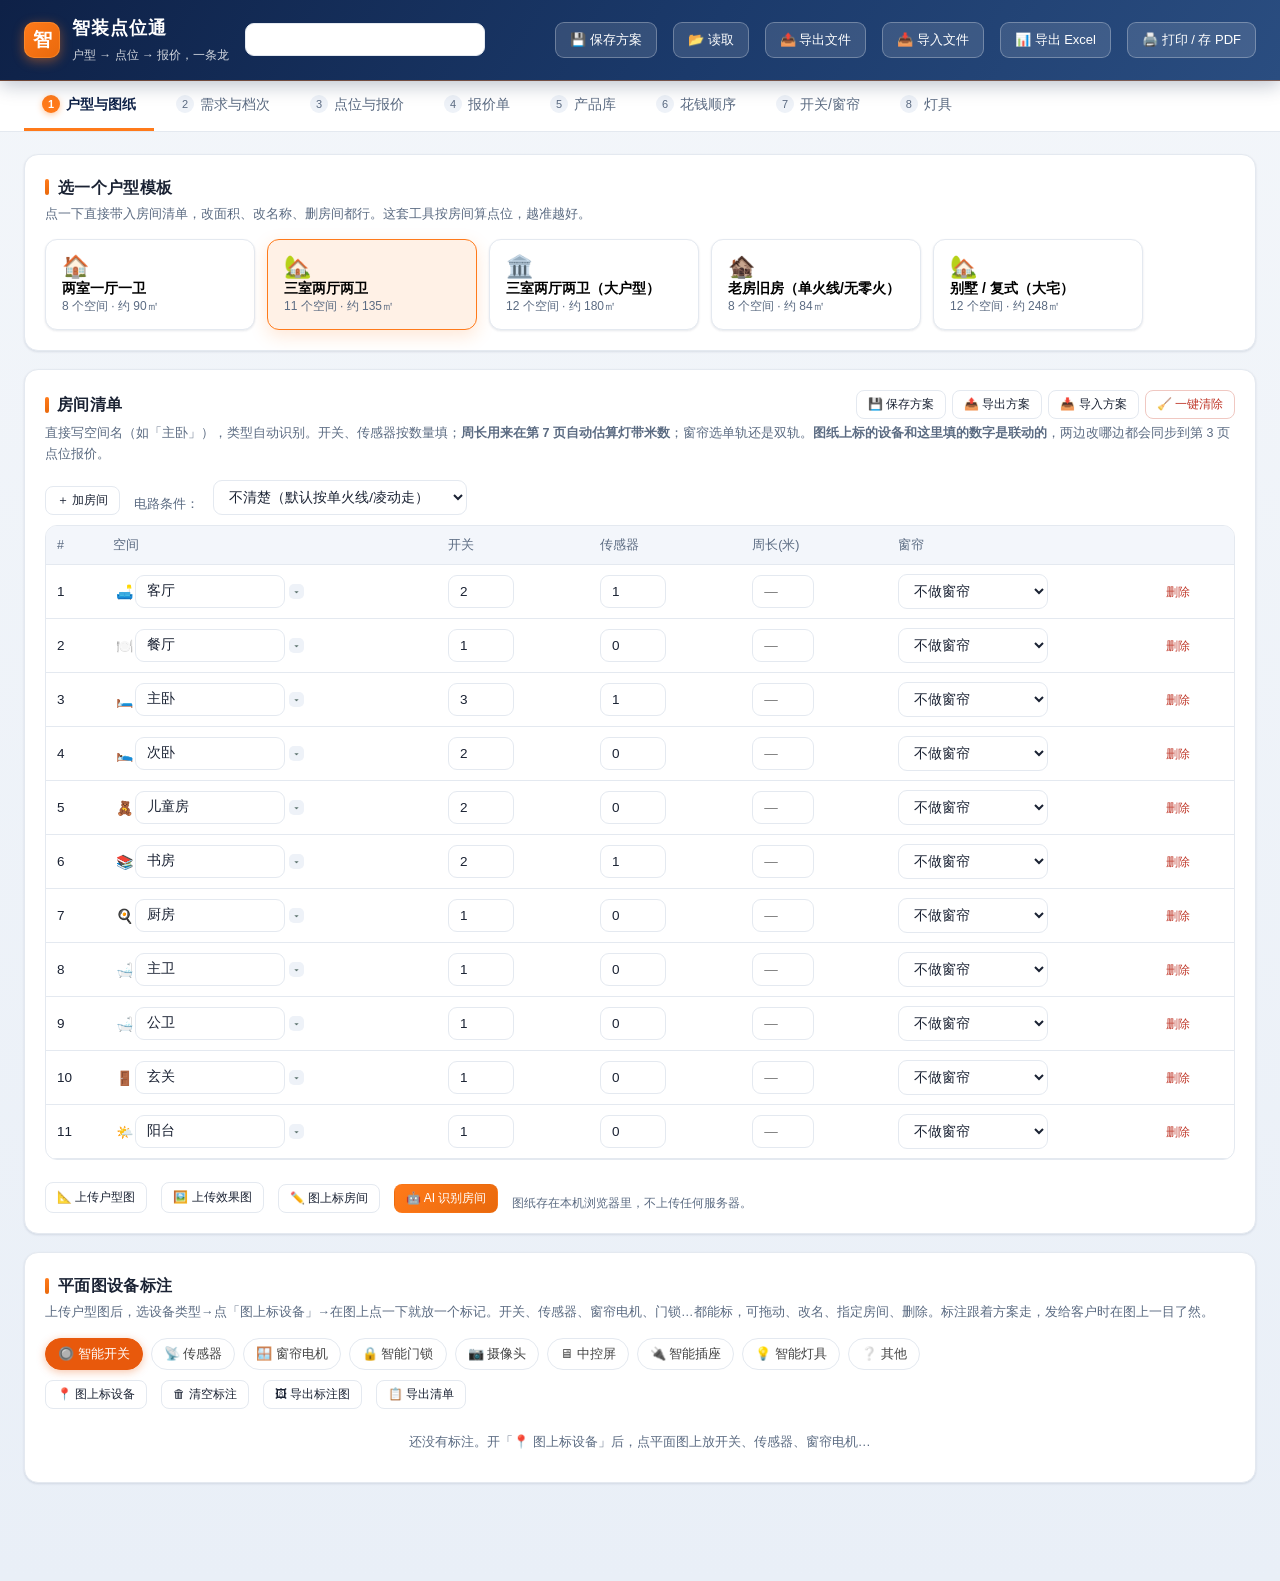
<file: index.html>
<!DOCTYPE html>
<html lang="zh-CN">
<head>
<meta charset="UTF-8">
<meta name="viewport" content="width=device-width, initial-scale=1, viewport-fit=cover">
<title>智装点位通 · 智能方案与报价生成器</title>

<!-- ===== PWA：让手机能「装」到桌面 ===== -->
<link rel="manifest" href="manifest.json">
<meta name="theme-color" content="#0E2147">
<meta name="description" content="户型 → 点位 → 报价，一条龙。全屋智能设计师的现场报价工具。">
<!-- iOS 装到主屏后全屏跑，没有 Safari 地址栏 -->
<meta name="apple-mobile-web-app-capable" content="yes">
<meta name="apple-mobile-web-app-status-bar-style" content="black-translucent">
<meta name="apple-mobile-web-app-title" content="智装点位通">
<link rel="apple-touch-icon" href="icons/apple-touch-icon.png">
<link rel="icon" type="image/png" sizes="32x32" href="icons/favicon-32.png">

<link rel="stylesheet" href="css/style.css">
</head>
<body>

<div class="topbar">
  <div class="brand">
    <div class="logo">智</div>
    <div>
      <h1>智装点位通</h1>
      <span>户型 → 点位 → 报价，一条龙</span>
    </div>
  </div>
  <input type="text" class="input-name" id="projectName" placeholder="方案名称：如 长治·XX小区 三室两厅">
  <div class="grow"></div>
  <button class="btn ghost-light" id="btnSave">💾 保存方案</button>
  <button class="btn ghost-light" id="btnLoad">📂 读取</button>
  <button class="btn ghost-light" id="btnExportFile">📤 导出文件</button>
  <button class="btn ghost-light" id="btnImportFile">📥 导入文件</button>
  <input type="file" id="filePlanJson" accept=".json,application/json" class="hide">
  <button class="btn ghost-light" id="btnXlsx">📊 导出 Excel</button>
  <button class="btn ghost-light" id="btnPrint">🖨️ 打印 / 存 PDF</button>
  <button class="btn ghost-light" id="pwaInstallBtn" style="display:none">📲 装到手机</button>
</div>
<div class="tip" id="pwaTip" style="display:none;margin:0 24px 0">
  <b>装到手机桌面：</b>Safari 点底部「分享 <b>􀈂</b>」→「添加到主屏幕」；
  安卓 Chrome 点右上角「⋮」→「添加到主屏幕」。装完断网也能开。
</div>

<div class="tabs">
  <button class="tab active" data-tab="p1"><span class="num">1</span>户型与图纸</button>
  <button class="tab" data-tab="p2"><span class="num">2</span>需求与档次</button>
  <button class="tab" data-tab="p3"><span class="num">3</span>点位与报价</button>
  <button class="tab" data-tab="p4"><span class="num">4</span>报价单</button>
  <button class="tab" data-tab="p5"><span class="num">5</span>产品库</button>
  <button class="tab" data-tab="p6"><span class="num">6</span>花钱顺序</button>
  <button class="tab" data-tab="p7"><span class="num">7</span>开关/窗帘</button>
  <button class="tab" data-tab="p8"><span class="num">8</span>灯具</button>
</div>

<main>
  <!-- ============ 1 户型 ============ -->
  <section class="panel active" id="p1">
    <div class="card">
      <h3><span class="bar"></span>选一个户型模板</h3>
      <div class="sub">点一下直接带入房间清单，改面积、改名称、删房间都行。这套工具按房间算点位，越准越好。</div>
      <div class="plans" id="planList"></div>
    </div>

    <div class="card">
      <h3 style="display:flex;align-items:center;flex-wrap:wrap;gap:8px"><span class="bar"></span>房间清单
        <span style="margin-left:auto;display:flex;gap:6px;flex-wrap:wrap">
          <button class="btn sm" id="p1Save">💾 保存方案</button>
          <button class="btn sm" id="p1Export">📤 导出方案</button>
          <button class="btn sm" id="p1Import">📥 导入方案</button>
          <button class="btn sm danger" id="p1Clear">🧹 一键清除</button>
        </span>
      </h3>
      <div class="sub">直接写空间名（如「主卧」），类型自动识别。开关、传感器按数量填；<b>周长用来在第 7 页自动估算灯带米数</b>；窗帘选单轨还是双轨。<b>图纸上标的设备和这里填的数字是联动的</b>，两边改哪边都会同步到第 3 页点位报价。</div>
      <div style="margin-bottom:10px" class="row">
        <button class="btn sm" id="btnAddRoom">＋ 加房间</button>
        <span class="code" style="font-size:12.5px;color:var(--muted)">电路条件：</span>
        <select id="wireType">
          <option value="unknown">不清楚（默认按单火线/凌动走）</option>
          <option value="zero">有零火线（可做零火面板、调光）</option>
          <option value="single">单火线老房（优先凌动 / 免改线）</option>
        </select>
      </div>
      <div class="tbl-wrap">
        <table class="rooms">
          <thead>
            <tr><th style="width:36px">#</th><th style="width:220px">空间</th>
                <th style="width:100px">开关</th><th style="width:100px">传感器</th>
                <th style="width:96px">周长(米)</th><th style="width:140px">窗帘</th><th style="width:56px"></th></tr>
          </thead>
          <tbody id="roomRows"></tbody>
        </table>
      </div>
      <div class="img-preview" id="imgPreview"></div>
      <div class="row" style="margin-top:12px">
        <label class="btn sm" style="margin:0">📐 上传户型图<input type="file" id="filePlan" accept="image/*" class="hide" multiple></label>
        <label class="btn sm" style="margin:0">🖼️ 上传效果图<input type="file" id="fileRender" accept="image/*" class="hide" multiple></label>
        <button class="btn sm" id="btnDraw">✏️ 图上标房间</button>
        <button class="btn sm" id="btnDrawDone" style="display:none">✓ 完成标注</button>
        <button class="btn sm primary" id="btnAiRoom">🤖 AI 识别房间</button>
        <span style="font-size:12px;color:var(--muted)">图纸存在本机浏览器里，不上传任何服务器。</span>
      </div>
      <div class="tip" id="aiTip" style="display:none"></div>
      <div class="tip" id="drawTip" style="display:none">在图上<b>按住左键拖出一个框</b>标一个房间，松开后填房间名和面积；标完点「完成标注」。框只是定位用，房间数据照样能改。</div>
    </div>

    <div class="card">
      <h3><span class="bar"></span>平面图设备标注</h3>
      <div class="sub">上传户型图后，选设备类型→点「图上标设备」→在图上点一下就放一个标记。开关、传感器、窗帘电机、门锁…都能标，可拖动、改名、指定房间、删除。标注跟着方案走，发给客户时在图上一目了然。</div>
      <div class="dev-chips" id="devChips"></div>
      <div class="row no-print" style="margin-top:10px">
        <button class="btn sm" id="btnDevMode">📍 图上标设备</button>
        <button class="btn sm" id="btnDevClear">🗑 清空标注</button>
        <button class="btn sm" id="btnDevImg">🖼 导出标注图</button>
        <button class="btn sm" id="btnDevList">📋 导出清单</button>
        <span id="devCount" class="code" style="font-size:12.5px;color:var(--muted)"></span>
      </div>
      <div class="tip" id="devTip" style="display:none">已开启标注模式：点图上任意位置放「<b id="devTypeName">智能开关</b>」。点已有标记可改备注 / 房间 / 类型或删除。</div>
      <div class="mk-list" id="markerList"></div>
    </div>
  </section>

  <!-- ============ 2 需求 ============ -->
  <section class="panel" id="p2">
    <div class="card">
      <h3><span class="bar"></span>一键预设（之后可逐条勾选）</h3>
      <div class="sub">先按档位批量勾上点位，再到第 3 步逐条勾掉不要的。每个点位的「纳入」框由你最终决定，不再被档次锁死。</div>
      <div class="tiers" id="tierPick">
        <button class="tier" data-tier="1"><b>① 入门刚需</b><em>只勾基础项：门锁 / 主灯 / 主窗帘 / 中枢</em></button>
        <button class="tier on" data-tier="2"><b>② 标准舒适</b><em>基础 + 全屋面板、毫米波、起夜灯、烟感、环境</em></button>
        <button class="tier" data-tier="3"><b>③ 进阶享受</b><em>标准 + 摄像头、氛围灯带、适老、背景音乐</em></button>
        <button class="tier" data-tier="0"><b>🎛 全部勾上</b><em>一键全选，自己再删</em></button>
      </div>
    </div>

    <div class="card">
      <h3><span class="bar"></span>逐房间需求</h3>
      <div class="sub">按客户口头描述勾。勾什么出什么点位，不勾不出。</div>
      <div id="needGroups"></div>
    </div>

    <div class="card">
      <h3><span class="bar"></span>客户特殊要求</h3>
      <div class="sub">有老人小孩、养宠、常出差这些，写清楚，生成方案时我会自动带上对应点位。</div>
      <textarea id="customerNote" class="w100" rows="3" placeholder="例：家里有 78 岁老妈，夜里起夜频繁；两只猫；老板常出差，全屋要安防…" style="border:1px solid var(--line);border-radius:8px;padding:9px;font-family:inherit;font-size:13.5px"></textarea>
    </div>
  </section>

  <!-- ============ 3 点位与报价 ============ -->
  <section class="panel" id="p3">
    <div class="card">
      <h3><span class="bar"></span>点位清单（可改）</h3>
      <div class="sub">按你的户型和需求自动排出来的点位。数量、单价、型号都能改，改完合计实时更新。</div>
      <div class="row" style="margin-bottom:12px">
        <button class="btn sm" id="btnReGen">🔄 按当前需求重新生成</button>
        <button class="btn sm" id="btnAddPoint">＋ 手动加点位</button>
        <button class="btn sm" id="btnClearPts">🗑 清空点位</button>
        <span class="no-print" style="font-size:12px;color:var(--muted)">提示：删掉的点位不会重新生成，除非你点「重新生成」。</span>
      </div>
      <div id="pointTable"></div>
    </div>

    <div class="card">
      <h3><span class="bar"></span>点位分布图</h3>
      <div class="sub">自动画的示意图，打印出来给客户指位置用。开关落在门口、插座沿墙、灯具居中、窗帘贴窗，位置按安装习惯排的。需要微调时，直接用鼠标拖动绿点即可，松手自动记住。</div>
      <div class="row no-print" style="margin-bottom:12px">
        <button class="btn primary" id="btnPlan">🗺 生成 / 刷新示意图</button>
        <button class="btn" id="btnPlanSave">💾 存 SVG 文件</button>
        <button class="btn" id="btnPlanReset">↺ 复位点位</button>
        <span style="font-size:12px;color:var(--muted)">绿点可拖动微调 · Ctrl+P 存 PDF。</span>
      </div>
      <div id="planBox"></div>
    </div>

    <div class="card">
      <h3><span class="bar"></span>智能面板 UI 草图</h3>
      <div class="sub">把墙装智能开关画成客户看得懂的面板草图：按键数来自点位（单/双/三/四键），每个键标「控什么」（主灯/筒灯/观影…），标签自动从房间灯光点位生成，点一下就能改。给客户汇报用，Ctrl+P 可存 PDF。</div>
      <div class="row no-print" style="margin-bottom:12px">
        <button class="btn primary" id="btnPanel">🎛 生成 / 刷新面板草图</button>
        <button class="btn" id="btnPanelSave">💾 存 SVG 文件</button>
        <span style="font-size:12px;color:var(--muted)">点按键上的文字可直接改功能名 · Ctrl+P 存 PDF。</span>
      </div>
      <div id="panelBox"></div>
    </div>

    <div class="card">
      <h3><span class="bar"></span>费用汇总</h3>
      <div class="sum-grid" id="sumBox"></div>
      <div class="row" style="margin-top:12px">
        <div class="field"><label>安装调试费（元）</label><input type="number" id="installFee" value="0" class="w180" style="border:1px solid var(--line);border-radius:8px;padding:8px"></div>
        <div class="field"><label>其他费用（元，如辅材/轨道加长）</label><input type="number" id="extraFee" value="0" class="w240" style="border:1px solid var(--line);border-radius:8px;padding:8px"></div>
        <div class="field"><label>下单日期</label><input type="text" id="quoteDate" class="w180" style="border:1px solid var(--line);border-radius:8px;padding:8px"></div>
      </div>
    </div>
  </section>

  <!-- ============ 4 报价单 ============ -->
  <section class="panel" id="p4">
    <div class="card">
      <h3><span class="bar"></span>报价单预览</h3>
      <div class="sub">直接给客户看这张单子。Ctrl+P 存 PDF，或点右上角「打印 / 存 PDF」。</div>
      <div class="row no-print" style="margin-bottom:12px">
        <button class="btn primary" id="btnPrint2">🖨️ 打印 / 保存为 PDF</button>
        <button class="btn" id="btnXlsx2">📊 导出 Excel（设备清单+合计）</button>
      </div>
      <div class="invoice" id="invoice"></div>
    </div>
  </section>

  <!-- ============ 5 产品库 ============ -->
  <section class="panel" id="p5">
    <div class="card">
      <h3><span class="bar"></span>产品库</h3>
      <div class="sub">数据库已内置你的真实供货价（从「方案模板2026.9.19.xlsx」提取，点位的默认产品与价格都来自这里）。价格改过会记住。</div>
      <div class="sum-grid" id="libStat"></div>
      <div id="libMiss" style="margin-top:10px;font-size:12.5px;line-height:1.7"></div>
    </div>

    <div class="card">
      <h3><span class="bar"></span>搜索产品</h3>
      <div class="sub">按类型、型号、作用关键词搜，用于手动换产品 / 查价。</div>
      <div class="row" style="margin-bottom:10px">
        <input type="text" id="libSearch" placeholder="输入关键词，如 窗帘 / 零火 / D100" class="w300" style="border:1px solid var(--line);border-radius:8px;padding:8px">
        <select id="libSrc" style="border:1px solid var(--line);border-radius:8px;padding:8px"><option value="">全部来源</option></select>
        <span id="libCount" style="font-size:12.5px;color:var(--muted)"></span>
      </div>
      <div class="tbl-wrap" style="max-height:420px;overflow:auto"><table class="pts" id="libTable"></table></div>
    </div>

    <div class="card">
      <h3><span class="bar"></span>导入 / 更新产品价</h3>
      <div class="sub">在 Excel 里改好价格，整块选中（含表头）复制，粘贴到下面这个框，点「导入」。系统会按「来源 + 类型 + 型号」匹配更新价格，新增的自动追加。</div>
      <textarea id="libPaste" rows="6" placeholder="直接从 Excel 复制粘贴，支持 Tab 或逗号分隔&#10;例如：&#10;设备类型	设备型号	作用	单价&#10;智能开关	D1零火三键	兼容米家	205"></textarea>
      <div class="row" style="margin-top:10px">
        <select id="libPasteSrc" style="border:1px solid var(--line);border-radius:8px;padding:8px">
          <option value="Aqara绿米">Aqara绿米</option>
          <option value="Yeelight">Yeelight</option>
          <option value="Yeelight驭光">Yeelight驭光</option>
          <option value="网络覆盖">网络覆盖</option>
          <option value="背景音乐">背景音乐</option>
          <option value="家庭影院">家庭影院</option>
          <option value="楼宇对讲">楼宇对讲</option>
          <option value="电动升降帘">电动升降帘</option>
          <option value="线性灯型材">线性灯型材</option>
        </select>
        <button class="btn primary" id="btnImportLib">⤓ 导入产品价</button>
        <button class="btn danger" id="btnResetLib">恢复内置产品价</button>
        <span id="libMsg" style="font-size:12.5px;color:var(--muted)"></span>
      </div>
    </div>
  </section>
<!-- ============ 6 花钱顺序 ============ -->
  <section class="panel" id="p6">
    <div class="card">
      <h3><span class="bar"></span>智能化的花钱顺序</h3>
      <div class="sub">这套顺序不按预算定，按「错了能不能补救」定。前面做错了，后面花再多钱也白搭；后面没做，随时能补。</div>
      <div class="notice">
        <b>为什么先讲顺序不讲钱数？</b>因为顺序对了，任何预算都能做出一个能用的家；顺序错了，给多少钱都会被坑。给客户看这一页，比甩一张报价单更有说服力。
      </div>
      <div id="spendOrder"></div>
    </div>

    <div class="card no-print">
      <h3><span class="bar"></span>导出</h3>
      <div class="sub">花钱顺序可以直接打印给客户，或者导出 Excel 夹在报价单里当「施工顺序说明」。</div>
      <div class="row">
        <button class="btn primary" id="btnSpendPrint">🖨️ 打印花钱顺序</button>
        <button class="btn" id="btnSpendXlsx">📊 导出 Excel</button>
      </div>
    </div>
  </section>
<!-- ============ 7 主销开关报价 ============ -->
  <section class="panel" id="p7">
    <div class="card">
      <h3><span class="bar"></span>主销开关快速报价</h3>
      <div class="sub">绿米卡农 Z1 和米家 X30 是走量最勤的两款。拿着户型图按空间数按键，填完数字立刻出总价，不用过通用点位清单那一套。</div>
      <div class="notice">
        <b>怎么用：</b>在下面每个空间里，填「单键 / 双键 / 三键 / 四键」各装几面。
        填完自动算小计和总价。两个型号<b>可以只填一个，也可以两个都填做对比</b>。
        <br>表头单价是供货价。网关、传感器、中控屏另填；安装调试服务费 = 设备费 × 30%，本页自动算。
      </div>
      <div class="row" style="margin-bottom:14px;align-items:center">
        <div class="field"><label>方案名称</label>
          <input type="text" id="swProjName" placeholder="如 长治·XX小区 三室两厅" style="width:260px"></div>
        <div class="field"><label>报价日期</label>
          <input type="text" id="swDate" style="width:140px"></div>
        <button class="btn sm" id="swFillZ1">↺ 同步项目名到报价单</button>
        <button class="btn sm" id="swClearOneKey">⚡ 一键清除全部</button>
        <button class="btn sm" id="swClear">🗑 清空数量</button>
      </div>
      <div id="swStats" class="sum-grid" style="margin-bottom:4px"></div>
    </div>

    <div class="card">
      <h3><span class="bar"></span>从房间清单带入开关数量</h3>
      <div class="sub">
        第 1 步每个空间填的「开关 = N」，可以一键摊到下面的报价表里，不用再数一遍。
        选一种分配策略，点「带入」即可。
      </div>
      <div class="notice" id="swSrcInfo" style="margin-bottom:12px">
        还没填房间清单。去第 1 步「户型与图纸」的房间表里填「开关」列，再回来点带入。
      </div>
      <div class="row" style="margin-bottom:12px;align-items:flex-end">
        <div class="field"><label>分配策略</label>
          <select id="swStrategy" style="width:240px">
            <option value="smart">按经验分（推荐）</option>
            <option value="mix2">标准型 40/35/20/5</option>
            <option value="mix1">均衡型 60/30/10/0（简装）</option>
            <option value="mix3">豪华型 25/35/25/15</option>
          </select>
        </div>
        <div class="field"><label>带入到</label>
          <select id="swTarget" class="w180">
            <option value="z1">绿米 Z1</option>
            <option value="x30">米家 X30</option>
            <option value="both">两个型号都带入（做对比）</option>
          </select>
        </div>
        <button class="btn primary" id="swPull">↓ 从房间清单带入</button>
        <button class="btn" id="swPullPreview" style="margin-left:6px">👁 先看怎么分</button>
      </div>
      <div id="swPullPlan" style="display:none"></div>
    </div>

    <div class="card">
      <h3><span class="bar"></span>按空间填按键数量</h3>
      <div class="sub">只填数字就行，留空或填 0 就是这个空间不装。填错直接改，合计实时更新。<b>房间清单带入只是打草稿，以这里改过的数为准。</b></div>
      <div class="row no-print" style="margin-bottom:12px;align-items:center;gap:8px">
        <input type="text" id="swNewRoom" placeholder="输入新空间名，如 影音室 / 茶室 / 地下室" style="flex:1;min-width:200px;max-width:320px;border:1px solid var(--line);border-radius:9px;padding:9px 12px;font-family:inherit;font-size:13.5px">
        <button class="btn primary" id="swAddRoom">＋ 增加空间</button>
        <span style="font-size:12px;color:var(--muted)" id="swRoomTip">空间不够用时加在这儿，加完两个型号表格同步出现</span>
      </div>
      <div id="swTables"></div>
    </div>

    <div class="card">
      <h3><span class="bar"></span>网关 · 传感器 · 中控屏</h3>
      <div class="sub">数量 × 单价自动出小计，不填就是 0。价格按常用主销款默认，可现场改。</div>
      <div class="tbl-wrap">
        <table class="sw-tbl">
          <thead><tr><th>设备</th><th class="right">数量</th><th class="right">单价</th><th class="right">小计</th></tr></thead>
          <tbody>
            <tr><td>🌐 智能网关 M3</td><td class="ctr"><input type="number" min="0" step="1" id="swHubM3Qty" value="0" style="width:70px;text-align:center"></td><td class="ctr"><input type="number" min="0" step="1" id="swHubM3Price" value="699" style="width:90px;text-align:right"></td><td class="right" id="swHubM3Sub">—</td></tr>
            <tr><td>🔶 米家中枢网关</td><td class="ctr"><input type="number" min="0" step="1" id="swHubMJQty" value="0" style="width:70px;text-align:center"></td><td class="ctr"><input type="number" min="0" step="1" id="swHubMJPrice" value="349" style="width:90px;text-align:right"></td><td class="right" id="swHubMJSub">—</td></tr>
            <tr><td>🌐 智能网关 M200</td><td class="ctr"><input type="number" min="0" step="1" id="swHubM200Qty" value="0" style="width:70px;text-align:center"></td><td class="ctr"><input type="number" min="0" step="1" id="swHubM200Price" value="599" style="width:90px;text-align:right"></td><td class="right" id="swHubM200Sub">—</td></tr>
            <tr><td>🚶 人体传感器</td><td class="ctr"><input type="number" min="0" step="1" id="swMotionQty" value="0" style="width:70px;text-align:center"></td><td class="ctr"><input type="number" min="0" step="1" id="swMotionPrice" value="98" style="width:90px;text-align:right"></td><td class="right" id="swMotionSub">—</td></tr>
            <tr><td>🚶 人体传感器 T1</td><td class="ctr"><input type="number" min="0" step="1" id="swMotionT1Qty" value="0" style="width:70px;text-align:center"></td><td class="ctr"><input type="number" min="0" step="1" id="swMotionT1Price" value="199" style="width:90px;text-align:right"></td><td class="right" id="swMotionT1Sub">—</td></tr>
            <tr><td>📡 AI智能存在传感器 FP1E</td><td class="ctr"><input type="number" min="0" step="1" id="swFp1eQty" value="0" style="width:70px;text-align:center"></td><td class="ctr"><input type="number" min="0" step="1" id="swFp1ePrice" value="349" style="width:90px;text-align:right"></td><td class="right" id="swFp1eSub">—</td></tr>
            <tr><td>🚪 门窗传感器</td><td class="ctr"><input type="number" min="0" step="1" id="swDoorQty" value="0" style="width:70px;text-align:center"></td><td class="ctr"><input type="number" min="0" step="1" id="swDoorPrice" value="76" style="width:90px;text-align:right"></td><td class="right" id="swDoorSub">—</td></tr>
            <tr><td>🚪 门窗传感器 T1</td><td class="ctr"><input type="number" min="0" step="1" id="swDoorT1Qty" value="0" style="width:70px;text-align:center"></td><td class="ctr"><input type="number" min="0" step="1" id="swDoorT1Price" value="129" style="width:90px;text-align:right"></td><td class="right" id="swDoorT1Sub">—</td></tr>
            <tr><td>💧 水浸传感器</td><td class="ctr"><input type="number" min="0" step="1" id="swWaterQty" value="0" style="width:70px;text-align:center"></td><td class="ctr"><input type="number" min="0" step="1" id="swWaterPrice" value="109" style="width:90px;text-align:right"></td><td class="right" id="swWaterSub">—</td></tr>
            <tr><td>💧 水浸传感器 T1</td><td class="ctr"><input type="number" min="0" step="1" id="swWaterT1Qty" value="0" style="width:70px;text-align:center"></td><td class="ctr"><input type="number" min="0" step="1" id="swWaterT1Price" value="159" style="width:90px;text-align:right"></td><td class="right" id="swWaterT1Sub">—</td></tr>
            <tr><td>📱 SI 集悦中控屏</td><td class="ctr"><input type="number" min="0" step="1" id="swSiPanelQty" value="0" style="width:70px;text-align:center"></td><td class="ctr"><input type="number" min="0" step="1" id="swSiPanelPrice" value="1299" style="width:90px;text-align:right"></td><td class="right" id="swSiPanelSub">—</td></tr>
            <tr><td>🔊 小爱音箱 Pro</td><td class="ctr"><input type="number" min="0" step="1" id="swSpeakerQty" value="0" style="width:70px;text-align:center"></td><td class="ctr"><input type="number" min="0" step="1" id="swSpeakerPrice" value="369" style="width:90px;text-align:right"></td><td class="right" id="swSpeakerSub">—</td></tr>
          </tbody>
          <tfoot>
            <tr class="room-sep"><td>网关/传感器/中控屏合计</td><td colspan="2"></td><td class="right" id="swExtrasTotal">—</td></tr>
          </tfoot>
        </table>
      </div>
      <div class="notice" style="margin-top:10px">
        <b>安装调试服务费：</b>按「开关设备合计 + 网关/传感器/中控屏合计 + 窗帘电机合计」的 <b>30%</b> 自动计算。
        <label class="chk" style="margin-left:12px"><input type="checkbox" id="swIncludeInstall" checked> 计入本页合计</label>
      </div>
    </div>

    <div class="card">
      <h3><span class="bar"></span>电动窗帘（电机 + 轨道）</h3>
      <div class="sub">
        <b>报价表口径：电机和轨道是一体的，按轨道宽度分档报价</b>，单价取自产品库报价表。
        先选系列、再选宽度，价格自动对上；数量 × 单价自动出小计，不填就是 0。
      </div>
      <div class="notice" style="margin-bottom:12px">
        <b>怎么选宽度：</b>量窗洞实际宽度，取<b>不小于窗宽的最小档</b>。比如窗宽 3.6 米就选 4 米档。
        双轨/对开用「智能罗马杆」，单轨用「智能窗帘」。
      </div>

      <div class="card" style="background:var(--green-soft);border-color:#bfe6df;margin-bottom:14px">
        <h4 style="font-size:14px;display:flex;align-items:center;gap:7px;margin-bottom:6px">
          <span class="bar" style="width:4px;height:15px;background:var(--green);border-radius:2px"></span>
          按房间清单带入窗帘数量
        </h4>
        <div class="sub" style="margin-bottom:10px">
          第 1 步每个空间填了「窗位」和「单轨/双轨」，这里点一下自动算出每个空间要几套：
          <b>单轨 × 窗位数 = 套数，双轨 × 窗位数 × 2</b>。双轨自动归到「智能罗马杆」。
        </div>
        <div class="row" style="align-items:flex-end">
          <div class="field"><label>单轨用什么</label>
            <select id="swCurtainPullSingle" class="w240">
              <option value="E1|4">E1 智能窗帘 4 米（¥899）</option>
              <option value="E1|5">E1 智能窗帘 5 米（¥999）</option>
              <option value="C200|4">C200 智能窗帘 4 米（¥1,149）</option>
            </select>
          </div>
          <div class="field"><label>双轨用什么</label>
            <select id="swCurtainPullDual" class="w240">
              <option value="C200|5">C200 智能窗帘 5 米（¥1,249）</option>
              <option value="C200|4">C200 智能窗帘 4 米（¥1,149）</option>
              <option value="E1|5">E1 智能窗帘 5 米（¥999）</option>
            </select>
          </div>
          <button class="btn primary" id="swCurtainPull">↓ 从房间清单带入</button>
          <button class="btn" id="swCurtainPullPreview" style="margin-left:6px">👁 先看怎么算</button>
        </div>
        <div id="swCurtainPullPlan" style="display:none"></div>
      </div>

      <div class="row no-print" style="margin-bottom:12px;align-items:center">
        <button class="btn sm" id="swCurtainClear">🧹 清空窗帘数量</button>
        <button class="btn sm" id="swCurtainPick">🔍 从报价表选窗帘</button>
        <span style="font-size:12px;color:var(--muted)">单价来源：产品库报价表（含轨道）</span>
      </div>
      <div id="swCurtainTable"></div>
      <div class="sw-print-total" style="border-top:2px solid var(--green);margin-top:14px">
        <span>电动窗帘合计</span><span id="swCurtainsTotal">—</span>
      </div>
    </div>

    <div class="card no-print">
      <h3><span class="bar"></span>导出</h3>
      <div class="sub">打印出来就是给客户的开关/窗帘报价单，可以单独用，也可以夹在总报价单里。</div>
      <div class="row">
        <button class="btn primary" id="swPrint">🖨️ 打印 / 存 PDF</button>
        <button class="btn" id="swXlsx">📊 导出 Excel</button>
      </div>
    </div>
  </section>

  <!-- ============ 8 灯具 ============ -->
  <section class="panel" id="p8">
    <div class="card">
      <h3><span class="bar"></span>从房间清单带入灯具数量</h3>
      <div class="sub">
        按<b>空间面积</b>自动算该装几个灯：客厅按射灯、厨卫按筒灯，密度用行业常规值，卡在上下限里不会算飞。
        先看预览再带入，带入后照样能手改。
      </div>
      <div class="notice" id="swLightSrcInfo" style="margin-bottom:12px">
        还没填房间清单。去第 1 步「户型与图纸」的房间表里填面积，再回来带入。
      </div>
      <div class="row" style="margin-bottom:12px;align-items:flex-end">
        <div class="field"><label>布灯密度</label>
          <select id="swLightStrategy" style="width:210px">
            <option value="smart">按经验分（推荐）</option>
            <option value="basic">基础够亮（灯少省钱）</option>
            <option value="rich">重点照明（灯多一倍）</option>
          </select>
        </div>
        <div class="field"><label>带入门店</label>
          <select id="swLightModel" class="w240">
            <option value="spotT3">Aqara 射灯 T3（¥169）</option>
            <option value="spotT2Pro">Aqara 射灯 T2Pro（¥309）</option>
            <option value="spotYH4">雅惠四代射灯（¥99）</option>
            <option value="spotV1">Aqara 射灯 V1（¥539）</option>
            <option value="downT2Pro">Aqara 筒灯 T2Pro（¥309）</option>
            <option value="downE20">E20 嵌入式筒灯（¥299）</option>
            <option value="downXBN">肖邦太阳神筒灯（¥193）</option>
          </select>
        </div>
        <div class="field"><label>光束角度（射灯/筒灯）</label>
          <select id="swLightBeam" class="w120">
            <option value="">默认</option>
          </select>
        </div>
        <button class="btn primary" id="swLightPull">↓ 从房间清单带入</button>
        <button class="btn" id="swLightPreview" style="margin-left:6px">👁 先看怎么分</button>
      </div>
      <div id="swLightPlan" style="display:none"></div>
    </div>

    <div class="card">
      <h3><span class="bar"></span>灯带空间明细（自动配驱动/电源）</h3>
      <div class="sub">
        按<b>空间</b>逐行填灯带：不同空间可以选不同灯带型号和米数。
        选<b>双色温灯带 T2</b> 会自动配：<b>1 个智能灯带驱动模块</b> + <b>每 10 米 1 个 PWM 调光模块</b>（不足 10 米按 10 米算）。
        电源按<b>每满 10 米加 100W</b>、<b>200W 规格向上取整</b>自动配。
      </div>
      <div class="notice" style="margin-bottom:12px">
        <b>示例：</b>客厅 25 米双色温灯带 → 灯带 25 米 + 驱动模块 1 个 + PWM 模块 3 个 + 200W 电源 2 个。
      </div>
      <div class="row" style="margin-bottom:12px;align-items:flex-end">
        <div class="field"><label>灯带用量密度</label>
          <select id="swStripStrategy" style="width:210px">
            <option value="smart">按经验分（推荐）</option>
            <option value="basic">基础够亮（少走一点）</option>
            <option value="rich">重点照明（走满一圈）</option>
          </select>
        </div>
        <div class="field"><label>默认灯带型号</label>
          <select id="swStripModel" class="w240">
            <option value="stripTwo">Aqara 双色温灯带 T2（¥65/米）</option>
            <option value="stripOne">Aqara 单色温灯带（¥60/米）</option>
            <option value="stripRGB">RGBW 灯带（¥95/米）</option>
            <option value="stripH1">臻彩光四色裸板灯带 H1（¥80/米）</option>
          </select>
        </div>
        <button class="btn primary" id="swStripPull">↓ 从房间清单带入</button>
        <button class="btn" id="swStripPreview" style="margin-left:6px">👁 先看怎么算</button>
        <button class="btn" id="swAddStripLine" style="margin-left:auto">+ 增加一行</button>
      </div>
      <div id="swStripPlan" style="display:none"></div>
      <div id="swStripLines"></div>
    </div>

    <div class="card">
      <h3><span class="bar"></span>照明灯具</h3>
      <div class="sub">
        <b>单价全部从报价表自动提取</b>（产品库方案模板 2026.9.19.xlsx）。报价表改了价，这里跟着变，不用改代码。
        射灯/筒灯可换<b>光束角度</b>，换角度自动跟报价表价；数量 × 单价自动出小计。
      </div>
      <div class="row no-print" style="margin-bottom:12px;align-items:center">
        <button class="btn sm" id="swLightPick">🔍 从报价表选灯具</button>
        <button class="btn sm" id="swLightClear">🧹 清空灯具数量</button>
        <span style="font-size:12px;color:var(--muted)" id="swLightSrc">单价来源：产品库报价表</span>
      </div>
      <div id="swLightTable"></div>
      <div class="sw-print-total" style="border-top:2px solid var(--green);margin-top:14px">
        <span>照明灯具合计</span><span id="swLightsTotal">—</span>
      </div>
      <div class="notice" style="margin-top:12px">
        <b>安装调试服务费：</b>按「开关设备合计 + 网关/传感器/中控屏合计 + 窗帘电机合计 + <b>照明灯具合计</b>」的 <b>30%</b> 自动计算。
      </div>
    </div>

    <div class="card no-print">
      <h3><span class="bar"></span>导出</h3>
      <div class="sub">打印出来就是给客户的灯具清单，可以单独用，也可以夹在总报价单里。</div>
      <div class="row">
        <button class="btn primary" id="ltPrint">🖨️ 打印 / 存 PDF</button>
      </div>
    </div>
  </section>
</main>

<!-- 产品选择器 -->
<div id="mask">
  <div class="dialog">
    <div class="dh">
      <b id="pickTitle">选择产品</b>
      <button class="x" id="pickClose">×</button>
    </div>
    <div class="db">
      <div class="row" style="margin-bottom:8px">
        <input type="text" id="pickSearch" placeholder="搜产品名 / 型号 / 作用…" class="w300" style="border:1px solid var(--line);border-radius:8px;padding:8px">
        <select id="pickSrc" style="border:1px solid var(--line);border-radius:8px;padding:8px"></select>
        <span id="pickInfo" style="font-size:12px;color:var(--muted)"></span>
      </div>
      <div id="pickList" style="max-height:340px;overflow:auto;border:1px solid var(--line);border-radius:8px"></div>
    </div>
  </div>
</div>

<div id="toast"></div>

<!-- 电动窗帘 · 从报价表选 -->
<div id="curtainMask">
  <div class="dialog">
    <div class="dh">
      <b id="cpTitle">🔍 从报价表选电动窗帘</b>
      <button class="x" id="cpClose">×</button>
    </div>
    <div class="db">
      <div class="row" style="margin-bottom:8px;align-items:center">
        <input type="text" id="cpSearch" placeholder="搜窗帘 / 罗马杆 / 型号…" style="flex:1;min-width:220px;border:1px solid var(--line);border-radius:9px;padding:8px 10px">
        <span id="cpInfo" style="font-size:12px;color:var(--muted)"></span>
      </div>
      <div id="cpList" style="max-height:380px;overflow:auto;border:1px solid var(--line);border-radius:10px"></div>
    </div>
  </div>
</div>

<!-- 照明灯具 · 从报价表选 -->
<div id="lightMask">
  <div class="dialog">
    <div class="dh">
      <b id="lpTitle">🔍 从报价表选灯具</b>
      <button class="x" id="lpClose">×</button>
    </div>
    <div class="db">
      <div class="row" style="margin-bottom:8px;align-items:center">
        <input type="text" id="lpSearch" placeholder="搜灯具名 / 型号 / 作用…" style="flex:1;min-width:220px;border:1px solid var(--line);border-radius:9px;padding:8px 10px">
        <span id="lpInfo" style="font-size:12px;color:var(--muted)"></span>
      </div>
      <div id="lpList" style="max-height:360px;overflow:auto;border:1px solid var(--line);border-radius:10px;padding-bottom:6px"></div>
    </div>
  </div>
</div>

<!-- ============ AI 识图弹窗 ============ -->
<div id="aiMask">
  <div class="dialog ai-dlg">
    <div class="dh"><b>🤖 AI 识别房间</b><button class="x" id="aiClose">×</button></div>
    <div class="db">
      <div class="cost-note">
        用的是<b>你自己的</b>第三方视觉模型 API，费用走<b>你自己的账户</b>，
        每次约 <b>¥0.01–0.05</b>。不占用本平台任何积分，图纸也不会传到第三方以外的地方。<br>
        <span style="color:var(--muted)">没 Key 也能用：关掉这里，点「✏️ 图上标房间」免费手标。</span>
      </div>

      <div class="fgrid">
        <div class="field"><label>服务商</label>
          <select id="aiProv" style="border:1px solid var(--line);border-radius:8px;padding:8px;width:100%"></select>
        </div>
        <div class="field"><label>API Key（只存本机）</label>
          <input type="password" id="aiKey" placeholder="sk-…" style="border:1px solid var(--line);border-radius:8px;padding:8px;width:100%">
        </div>
        <div class="field"><label>接口地址</label>
          <input type="text" id="aiUrl" style="border:1px solid var(--line);border-radius:8px;padding:8px;width:100%">
        </div>
        <div class="field"><label>模型名</label>
          <input type="text" id="aiModel" style="border:1px solid var(--line);border-radius:8px;padding:8px;width:100%">
        </div>
      </div>
      <div class="prov-tip" id="aiProvTip"></div>

      <label class="chk"><input type="checkbox" id="aiReplace"> 识别结果<b>覆盖</b>现有房间（不勾＝追加在后面）</label>

      <div class="ai-act">
        <button class="btn primary" id="aiRun">开始识别</button>
        <span class="ai-status" id="aiStatus"></span>
      </div>

      <div id="aiResult" style="display:none">
        <div class="ai-h">识别结果（能直接改，改完点写入）</div>
        <div class="tbl-wrap"><table class="pts" id="aiTable"></table></div>
        <div class="row" style="margin-top:10px">
          <button class="btn primary" id="aiApply">✓ 写入房间表</button>
        </div>
      </div>
    </div>
  </div>
</div>

<script src="js/data.js"></script>
<script src="js/products.js"></script>
<script src="js/vision.js"></script>
<script src="js/plan.js"></script>
<script src="js/panels.js"></script>
<script src="js/product-images.js"></script>
<script src="js/xlsx.js"></script>
<script src="js/spend.js"></script>
<script src="js/quote-switch.js"></script>
<script src="js/app.js"></script>

<!-- ===== PWA：注册 Service Worker + 安装引导 =====
     注意：Service Worker 只在 https 或 localhost 下才注册，
     手机通过局域网 IP（http://192.168.x.x）访问时不会生效，这是浏览器安全策略。 -->
<script>
(function () {
  /* ---------- Service Worker ---------- */
  if ('serviceWorker' in navigator && location.protocol !== 'file:') {
    window.addEventListener('load', function () {
      navigator.serviceWorker.register('sw.js').then(function (reg) {
        /* 有新版本就静默更新，下次打开生效，不打断当前报价 */
        reg.addEventListener('updatefound', function () {
          var sw = reg.installing;
          if (!sw) return;
          sw.addEventListener('statechange', function () {
            if (sw.state === 'installed' && navigator.serviceWorker.controller) {
              console.log('[智装点位通] 新版本已就绪，下次打开生效');
            }
          });
        });
      }).catch(function (e) {
        console.log('[智装点位通] SW 注册失败：' + e.message);
      });
    });
  }

  /* ---------- 安装到手机桌面 ----------
     iOS Safari 没有 beforeinstallprompt，得给个「分享 → 添加到主屏幕」的提示。
     安卓 Chrome 走标准事件，自动弹自定义按钮。 */
  var deferred = null;
  var btn = document.getElementById('pwaInstallBtn');
  var tip = document.getElementById('pwaTip');

  window.addEventListener('beforeinstallprompt', function (e) {
    e.preventDefault();
    deferred = e;
    if (btn) { btn.style.display = ''; }
  });

  if (btn) {
    btn.onclick = function () {
      if (deferred) {
        deferred.prompt();
        deferred.userChoice.then(function () { deferred = null; btn.style.display = 'none'; });
      } else if (tip) {
        tip.style.display = tip.style.display === 'none' ? '' : 'none';
      }
    };
  }

  /* iOS 判断：装没装到主屏（standalone）决定要不要提示 */
  var isIOS = /iPad|iPhone|iPod/.test(navigator.userAgent) ||
              (navigator.platform === 'MacIntel' && navigator.maxTouchPoints > 1);
  var standalone = window.matchMedia('(display-mode: standalone)').matches || navigator.standalone;
  if (isIOS && !standalone && tip) {
    tip.style.display = '';
    if (btn) { btn.textContent = '📲 怎么装'; }
  }

  /* 已装成 App 就不再显示安装条 */
  if (standalone && btn) btn.style.display = 'none';
})();
</script>
</body>
</html>
</file>
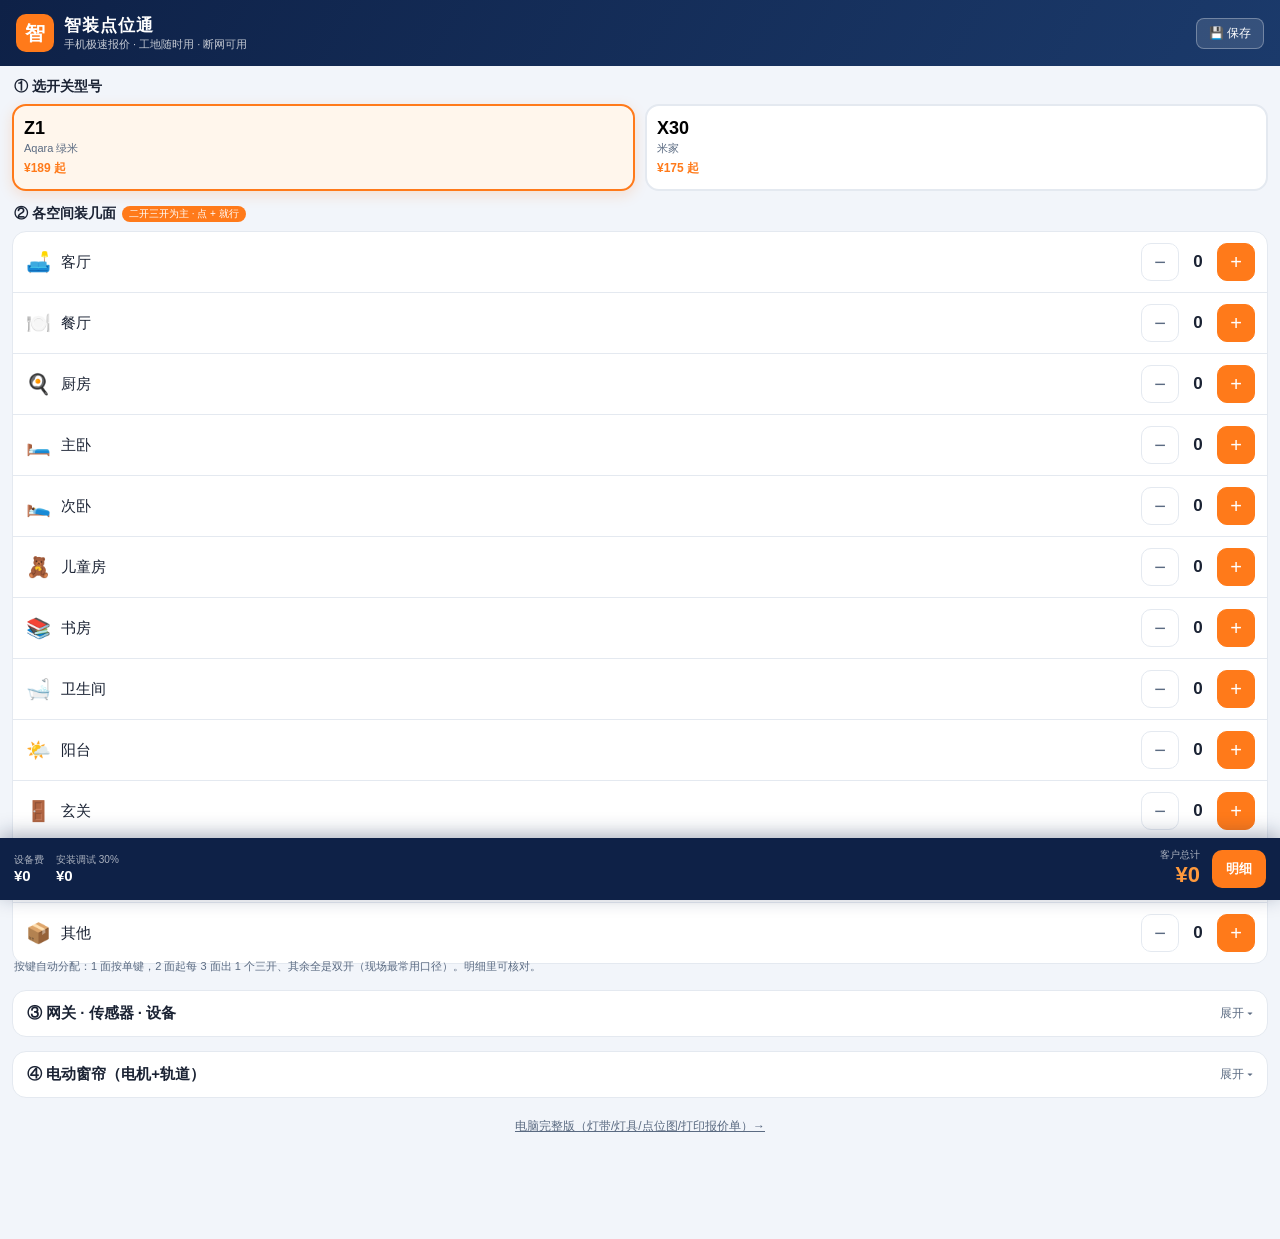
<file: mobile.html>
<!DOCTYPE html>
<html lang="zh-CN">
<head>
<meta charset="utf-8">
<meta name="viewport" content="width=device-width, initial-scale=1, maximum-scale=1, viewport-fit=cover">
<meta name="theme-color" content="#0E2147">
<title>智装点位通 · 极速报价</title>
<link rel="manifest" href="manifest.json">
<link rel="icon" href="icons/favicon-32.png">
<style>
  * { margin:0; padding:0; box-sizing:border-box; -webkit-tap-highlight-color:transparent; }
  :root{
    --navy:#0E2147; --navy2:#1B3A6B; --orange:#FF7A1A; --orange2:#FF9A3D;
    --bg:#F2F5FA; --card:#fff; --line:#E4E9F0; --text:#1A2233; --muted:#5B6B82;
  }
  html{ -webkit-overflow-scrolling:touch; overflow-y:auto; }
  body{
    font-family:-apple-system,"PingFang SC","Microsoft YaHei",sans-serif;
    background:var(--bg); color:var(--text); font-size:16px;
    min-height:100%;
    padding-bottom:calc(86px + env(safe-area-inset-bottom));
  }

  /* 顶栏 */
  .top{
    background:linear-gradient(120deg,var(--navy) 0%,var(--navy2) 100%);
    color:#fff; padding:14px 16px calc(14px + env(safe-area-inset-top)); position:sticky; top:0; z-index:10;
  }
  .top .t-row{ display:flex; align-items:center; gap:10px; }
  .top .logo{
    width:38px; height:38px; border-radius:10px; background:var(--orange);
    display:grid; place-items:center; font-size:20px; font-weight:800; flex:none;
  }
  .top h1{ font-size:17px; letter-spacing:1px; }
  .top .sub{ font-size:11px; opacity:.75; }
  .top .reset{
    margin-left:auto; background:rgba(255,255,255,.12); border:1px solid rgba(255,255,255,.3);
    color:#fff; font-size:12px; padding:6px 12px; border-radius:8px;
  }

  main{ padding:12px 12px 0; }
  .sec{ margin-bottom:14px; }
  .sec-title{ font-size:13px; color:var(--muted); margin:0 2px 8px; display:flex; align-items:center; gap:6px; }
  .sec-title b{ color:var(--text); font-size:14px; }
  .sec-title .tag{ background:var(--orange); color:#fff; font-size:10px; padding:1px 7px; border-radius:8px; }

  /* 型号卡 */
  .models{ display:grid; grid-template-columns:1fr 1fr; gap:10px; }
  .model-card{
    background:var(--card); border:2px solid var(--line); border-radius:14px;
    padding:12px 10px; text-align:center; font-family:inherit;
    display:flex; flex-direction:column; gap:2px;
  }
  .model-card .m-name{ font-size:18px; font-weight:800; }
  .model-card .m-brand{ font-size:11px; color:var(--muted); }
  .model-card .m-price{ font-size:12px; color:var(--orange); font-weight:700; margin-top:2px; }
  .model-card.on{ border-color:var(--orange); background:#FFF6EC; box-shadow:0 4px 14px rgba(255,122,26,.18); }

  /* 空间 / 设备行 */
  .panel{ background:var(--card); border:1px solid var(--line); border-radius:14px; overflow:hidden; }
  .row{ display:flex; align-items:center; gap:10px; padding:11px 12px; border-bottom:1px solid var(--line); }
  .row:last-child{ border-bottom:none; }
  .row .r-icon{ font-size:20px; flex:none; width:26px; text-align:center; }
  .row .r-name{ font-size:15px; font-weight:500; }
  .row .r-name em{ font-style:normal; font-size:11px; color:var(--muted); margin-left:6px; }
  .row.has{ background:#FFF6EC; }

  .stepper{ margin-left:auto; display:flex; align-items:center; gap:2px; flex:none; }
  .step-num{ min-width:34px; text-align:center; font-size:17px; font-weight:800; }
  .step-btn{
    width:38px; height:38px; border-radius:10px; border:1.5px solid var(--line);
    background:#fff; font-size:20px; color:var(--muted); font-family:inherit;
    display:grid; place-items:center; line-height:1;
  }
  .step-btn.plus{ background:var(--orange); border-color:var(--orange); color:#fff; }
  .step-btn:active{ transform:scale(.92); }

  /* 折叠区 */
  details.sec > summary{
    list-style:none; cursor:pointer; background:var(--card); border:1px solid var(--line);
    border-radius:14px; padding:13px 14px; font-size:15px; font-weight:600;
    display:flex; align-items:center; gap:8px;
  }
  details.sec > summary::-webkit-details-marker{ display:none; }
  details.sec > summary::after{ content:'展开 ▾'; margin-left:auto; font-size:12px; color:var(--muted); font-weight:400; }
  details.sec[open] > summary::after{ content:'收起 ▴'; }
  details.sec > .panel{ border-top:none; border-radius:0 0 14px 14px; }
  details.sec[open] > summary{ border-radius:14px 14px 0 0; }
  .add-curtain{
    width:100%; margin-top:10px; padding:12px; border-radius:12px;
    border:1.5px dashed var(--orange); background:#FFF6EC; color:var(--orange);
    font-size:15px; font-weight:700; font-family:inherit;
  }

  /* 窗帘行 */
  .c-empty{ padding:16px; text-align:center; font-size:13px; color:var(--muted); }
  .c-row{ display:flex; align-items:center; gap:6px; padding:10px 10px; border-bottom:1px solid var(--line); }
  .c-row select{
    border:1px solid var(--line); border-radius:9px; padding:8px 4px; font-size:13px;
    background:#fff; color:var(--text); font-family:inherit; max-width:42%;
  }
  .c-row .c-width{ max-width:26%; }
  .c-del{ width:30px; height:30px; border:none; background:none; color:#c0392b; font-size:15px; flex:none; }

  /* 提示条 */
  .hint{ font-size:11px; color:var(--muted); margin:-6px 2px 14px; line-height:1.6; }

  /* 底部合计栏 */
  .total-bar{
    position:fixed; left:0; right:0; bottom:0; z-index:20;
    background:var(--navy); color:#fff;
    padding:10px 14px calc(10px + env(safe-area-inset-bottom));
    display:flex; align-items:center; gap:12px;
    box-shadow:0 -4px 20px rgba(14,33,71,.35);
  }
  .total-bar .col{ line-height:1.3; }
  .total-bar .k{ font-size:10px; opacity:.65; }
  .total-bar .v{ font-size:15px; font-weight:700; }
  .total-bar .grand{ margin-left:auto; text-align:right; }
  .total-bar .grand .v{ font-size:22px; color:var(--orange2); }
  .total-bar .detail-btn{
    background:var(--orange); border:none; color:#fff; font-size:13px; font-weight:700;
    padding:10px 14px; border-radius:10px; font-family:inherit; flex:none;
  }
  .t-count{ font-size:10px; color:var(--orange2); }

  /* 明细抽屉 */
  .detail-mask{
    position:fixed; inset:0; background:rgba(14,33,71,.5); z-index:30;
    display:none; align-items:flex-end;
  }
  .detail-mask.open{ display:flex; }
  .detail-sheet{
    background:#fff; width:100%; border-radius:20px 20px 0 0;
    max-height:78vh; display:flex; flex-direction:column;
    padding-bottom:env(safe-area-inset-bottom);
  }
  .detail-head{
    padding:14px 16px; display:flex; align-items:center; border-bottom:1px solid var(--line);
  }
  .detail-head h3{ font-size:16px; }
  .detail-head button{
    margin-left:auto; border:none; background:#F2F5FA; width:32px; height:32px;
    border-radius:50%; font-size:14px; color:var(--muted); font-family:inherit;
  }
  .detail-body{ overflow-y:auto; padding:6px 16px 16px; }
  .detail-body h4{ font-size:12px; color:var(--muted); margin:14px 0 6px; }
  .d-row{ display:flex; align-items:center; gap:8px; padding:7px 0; font-size:13.5px; border-bottom:1px dashed var(--line); }
  .d-row span:first-child{ flex:1; }
  .d-row b{ color:var(--orange); font-weight:700; }
  .d-empty{ padding:30px 0; text-align:center; color:var(--muted); font-size:13px; }
  .d-sum{ margin-top:14px; background:#FFF6EC; border-radius:12px; padding:4px 12px; }
  .d-sum .d-row{ border-bottom:none; }
  .d-sum .grand{ font-size:16px; }
  .d-sum .grand b{ font-size:20px; }

  /* 桌面提示：手机版在电脑上打开时给个去完整版的入口 */
  .to-full{ text-align:center; padding:4px 0 18px; }
  .to-full a{ color:var(--muted); font-size:12px; }

  /* 存档区 */
  .sv-box{ border-top:1px solid var(--line); padding:10px 16px calc(16px + env(safe-area-inset-bottom)); }
  .sv-title{ font-size:13px; font-weight:700; margin-bottom:8px; }
  .sv-title span{ font-size:11px; color:var(--muted); font-weight:400; margin-left:6px; }
  .sv-empty{ font-size:12px; color:var(--muted); padding:10px 0; }
  .sv-row{ display:flex; align-items:center; gap:8px; padding:9px 0; border-bottom:1px dashed var(--line); font-size:13px; }
  .sv-row:last-child{ border-bottom:none; }
  .sv-nm{ flex:1; }
  .sv-gd{ color:var(--orange); font-weight:700; }
  .sv-btn{ border:1px solid var(--line); background:#fff; border-radius:7px; font-size:12px; padding:5px 10px; font-family:inherit; color:var(--text); }
  .sv-btn.load{ background:var(--orange); border-color:var(--orange); color:#fff; }
  .copy-btn{ margin-left:auto; margin-right:8px; border:none; background:rgba(255,122,26,.12); color:var(--orange); font-size:13px; font-weight:700; padding:7px 12px; border-radius:9px; font-family:inherit; }
</style>
</head>
<body>

<header class="top">
  <div class="t-row">
    <div class="logo">智</div>
    <div>
      <h1>智装点位通</h1>
      <div class="sub">手机极速报价 · 工地随时用 · 断网可用</div>
    </div>
    <button class="reset" data-act="save">💾 保存</button>
  </div>
</header>

<main>
  <!-- 1. 型号 -->
  <div class="sec">
    <div class="sec-title"><b>① 选开关型号</b></div>
    <div class="models" id="mbModels"></div>
  </div>

  <!-- 2. 空间开关数 -->
  <div class="sec">
  <div class="sec-title"><b>② 各空间装几面</b><span class="tag">二开三开为主 · 点 + 就行</span></div>
  <div class="panel" id="mbRooms"></div>
  <p class="hint">按键自动分配：1 面按单键，2 面起每 3 面出 1 个三开、其余全是双开（现场最常用口径）。明细里可核对。</p>
  </div>

  <!-- 3. 常用设备（折叠） -->
  <details class="sec" id="secExtras">
    <summary>③ 网关 · 传感器 · 设备</summary>
    <div class="panel" id="mbExtras"></div>
  </details>

  <!-- 4. 窗帘（折叠） -->
  <details class="sec" id="secCurtain">
    <summary>④ 电动窗帘（电机+轨道）</summary>
    <div class="panel" id="mbCurtainRows"></div>
    <button class="add-curtain" data-act="curtain-add">＋ 添加一个窗位</button>
  </details>

  <div class="to-full">
    <a href="index.html">电脑完整版（灯带/灯具/点位图/打印报价单）→</a>
  </div>
</main>

<!-- 底部固定合计 -->
<div class="total-bar">
  <div class="col">
    <div class="k">设备费 <span class="t-count" id="tCount"></span></div>
    <div class="v" id="tDevice">¥0</div>
  </div>
  <div class="col">
    <div class="k">安装调试 30%</div>
    <div class="v" id="tInstall">¥0</div>
  </div>
  <div class="col grand">
    <div class="k">客户总计</div>
    <div class="v" id="tGrand">¥0</div>
  </div>
  <button class="detail-btn" data-act="detail-open">明细</button>
</div>

<!-- 明细抽屉 -->
<div class="detail-mask" id="mbDetail">
  <div class="detail-sheet">
    <div class="detail-head">
      <h3>报价明细</h3>
      <button class="copy-btn" data-act="copy">📋 复制</button>
      <button data-act="detail-close">✕</button>
    </div>
    <div class="detail-body" id="mbDetailBody"></div>
    <div class="sv-box">
      <div class="sv-title">已保存的报价单 <span>点「载入」取回</span></div>
      <div id="mbSaves"></div>
    </div>
  </div>
</div>

<script src="js/products.js"></script>
<script src="js/quote-switch.js"></script>
<script src="js/mobile.js"></script>
</body>
</html>
</file>
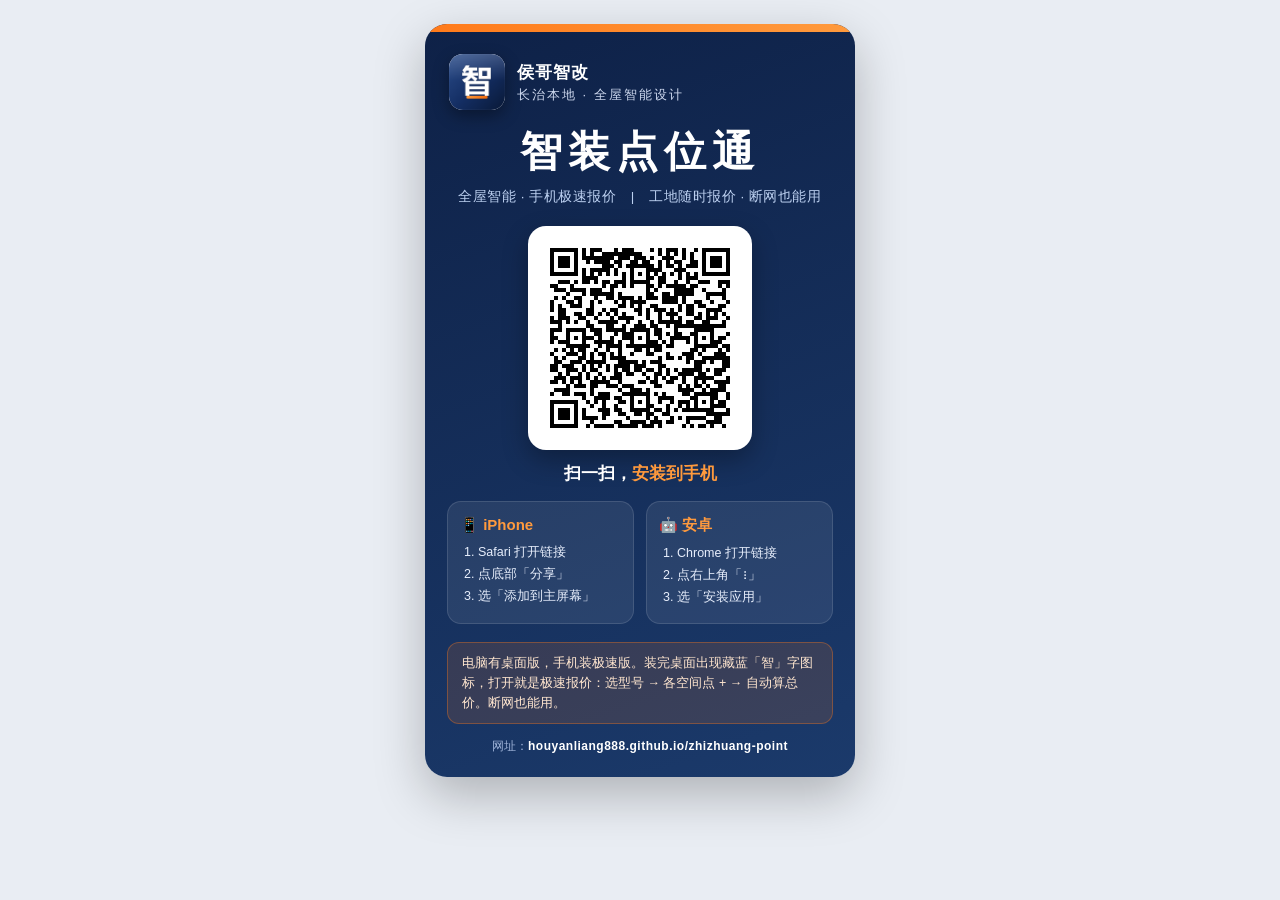
<file: 安装海报.html>
<!doctype html>
<html lang="zh-CN">
<head>
<meta charset="utf-8">
<meta name="viewport" content="width=device-width,initial-scale=1">
<title>智装点位通 · 安装海报</title>
<style>
  * { margin:0; padding:0; box-sizing:border-box; }
  :root{ --navy:#0E2147; --navy2:#1B3A6B; --orange:#FF7A1A; --orange2:#FF9A3D; }
  body{ font-family:-apple-system,"PingFang SC","Microsoft YaHei",sans-serif; background:#e9edf3; color:#fff; display:flex; justify-content:center; padding:24px; -webkit-print-color-adjust:exact; print-color-adjust:exact; }
  .poster{ width:430px; background:linear-gradient(160deg,var(--navy),var(--navy2)); border-radius:22px; overflow:hidden; box-shadow:0 18px 50px rgba(0,0,0,.25); }
  .topbar{ height:8px; background:linear-gradient(90deg,var(--orange),var(--orange2)); }
  .head{ display:flex; align-items:center; gap:12px; padding:22px 24px 6px; }
  .logo{ width:56px; height:56px; border-radius:14px; object-fit:cover; box-shadow:0 6px 16px rgba(0,0,0,.35); background:#fff; }
  .brand{ font-size:13px; letter-spacing:2px; color:#cdd8ee; line-height:1.5; }
  .brand b{ color:#fff; font-size:17px; letter-spacing:1px; }
  .title{ text-align:center; padding:8px 20px 0; }
  .title h1{ font-size:42px; letter-spacing:6px; font-weight:800; }
  .title .sub{ margin-top:8px; font-size:13.5px; color:#bcd0f0; letter-spacing:.5px; }
  .qrwrap{ margin:20px auto 6px; width:224px; height:224px; background:#fff; border-radius:18px; padding:14px; box-shadow:0 10px 26px rgba(0,0,0,.3); }
  .qrwrap img{ width:100%; height:100%; display:block; }
  .scan{ text-align:center; font-size:17px; font-weight:700; color:#fff; margin-top:12px; }
  .scan span{ color:var(--orange2); }
  .steps{ display:flex; gap:12px; padding:16px 22px 4px; }
  .step{ flex:1; background:rgba(255,255,255,.08); border:1px solid rgba(255,255,255,.12); border-radius:14px; padding:14px 12px; }
  .step h3{ font-size:15px; color:var(--orange2); margin-bottom:8px; }
  .step ol{ padding-left:18px; font-size:12.5px; line-height:1.75; color:#e7eefc; }
  .note{ margin:14px 22px 0; background:rgba(255,122,26,.14); border:1px solid rgba(255,122,26,.35); border-radius:12px; padding:10px 14px; font-size:12.5px; color:#ffe6cf; line-height:1.6; }
  .foot{ text-align:center; padding:14px 20px 22px; font-size:12px; color:#9fb3d8; }
  .foot .url{ color:#fff; font-weight:700; letter-spacing:.5px; }
  @page{ size:A4 portrait; margin:0; }
  @media print{ body{ background:#fff; padding:0; } .poster{ box-shadow:none; border-radius:0; } }
</style>
</head>
<body>
<div class="poster">
  <div class="topbar"></div>
  <div class="head">
    <img class="logo" src="[data-uri]" alt="智装点位通">
    <div class="brand"><b>侯哥智改</b><br>长治本地 · 全屋智能设计</div>
  </div>
  <div class="title">
    <h1>智装点位通</h1>
    <div class="sub">全屋智能 · 手机极速报价　|　工地随时报价 · 断网也能用</div>
  </div>
  <div class="qrwrap"><img src="data:image/svg+xml;charset=utf-8,%3Csvg%20xmlns%3D%27http%3A%2F%2Fwww.w3.org%2F2000%2Fsvg%27%20width%3D%27490%27%20height%3D%27490%27%20class%3D%27segno%27%3E%3Cpath%20transform%3D%27scale%2810%29%27%20class%3D%27qrline%27%20stroke%3D%27%23000%27%20d%3D%27M2%202.5h7m1%200h1m1%200h3m3%200h1m1%200h3m4%200h1m1%200h1m1%200h3m1%200h1m2%200h1m1%200h7m-45%201h1m5%200h1m1%200h1m1%200h1m2%200h10m4%200h1m1%200h1m1%200h1m1%200h1m1%200h1m2%200h1m5%200h1m-45%201h1m1%200h3m1%200h1m1%200h8m1%200h3m1%200h3m1%200h1m2%200h3m2%200h1m1%200h1m2%200h1m1%200h3m1%200h1m-45%201h1m1%200h3m1%200h1m2%200h1m1%200h4m1%200h2m2%200h2m1%200h2m2%200h1m1%200h1m1%200h2m2%200h2m1%200h1m1%200h3m1%200h1m-45%201h1m1%200h3m1%200h1m6%200h3m1%200h1m1%200h7m1%200h1m1%200h2m1%200h1m1%200h3m1%200h1m1%200h3m1%200h1m-45%201h1m5%200h1m1%200h1m1%200h5m1%200h1m3%200h1m3%200h4m3%200h3m4%200h1m5%200h1m-45%201h7m1%200h1m1%200h1m1%200h1m1%200h1m1%200h1m1%200h1m1%200h1m1%200h1m1%200h1m1%200h1m1%200h1m1%200h1m1%200h1m1%200h1m1%200h1m1%200h7m-37%201h4m6%200h1m1%200h1m3%200h2m1%200h2m3%200h1m1%200h3m-35%201h3m1%200h1m1%200h2m1%200h1m1%200h2m1%200h3m1%200h5m2%200h2m2%200h1m2%200h1m2%200h3m2%200h3m-45%201h2m3%200h1m7%200h1m1%200h2m1%200h1m1%200h1m3%200h2m1%200h1m1%200h5m1%200h2m5%200h1m1%200h1m-44%201h3m1%200h4m1%200h3m2%200h1m8%200h1m1%200h1m4%200h5m2%200h1m4%200h1m-40%201h1m3%200h1m1%200h6m1%200h1m6%200h2m2%200h2m1%200h5m3%200h5m-43%201h1m1%200h1m2%200h2m3%200h1m2%200h2m1%200h4m1%200h1m1%200h3m1%200h4m1%200h1m5%200h1m3%200h1m-44%201h1m3%200h2m1%200h1m2%200h1m1%200h1m3%200h1m1%200h1m1%200h4m4%200h4m1%200h1m2%200h2m2%200h1m3%200h1m-45%201h1m1%200h1m2%200h3m2%200h1m6%200h2m1%200h1m1%200h1m2%200h2m5%200h1m1%200h2m1%200h2m3%200h2m-44%201h1m1%200h2m5%200h2m2%200h1m1%200h2m4%200h2m1%200h1m1%200h3m1%200h1m1%200h1m1%200h2m3%200h4m-41%201h2m2%200h2m1%200h2m1%200h1m1%200h1m1%200h1m1%200h1m3%200h1m1%200h1m2%200h1m1%200h3m2%200h2m1%200h1m1%200h1m1%200h1m1%200h1m-44%201h1m1%200h3m2%200h2m2%200h1m3%200h1m1%200h4m3%200h1m2%200h1m2%200h1m1%200h1m3%200h2m1%200h3m2%200h1m-45%201h3m1%200h1m1%200h1m2%200h1m2%200h5m2%200h1m2%200h1m2%200h1m1%200h6m1%200h2m2%200h2m3%200h1m-42%201h1m6%200h2m3%200h2m2%200h1m2%200h3m1%200h2m2%200h1m1%200h13m-44%201h3m1%200h5m1%200h3m1%200h5m1%200h5m1%200h2m3%200h1m4%200h5m-41%201h1m3%200h1m3%200h1m2%200h2m3%200h1m1%200h3m3%200h1m1%200h2m1%200h1m1%200h2m2%200h2m3%200h1m3%200h1m-45%201h2m2%200h1m1%200h1m1%200h3m1%200h1m2%200h1m2%200h3m1%200h1m1%200h1m2%200h1m2%200h5m1%200h1m1%200h1m1%200h1m1%200h2m-44%201h1m1%200h3m3%200h1m2%200h5m1%200h1m2%200h1m3%200h3m1%200h1m1%200h1m3%200h1m1%200h1m3%200h3m-39%201h6m2%200h1m1%200h4m1%200h9m1%200h2m5%200h6m1%200h2m-44%201h1m1%200h1m1%200h1m1%200h2m2%200h1m2%200h1m2%200h1m3%200h2m1%200h1m1%200h2m7%200h2m1%200h1m3%200h1m1%200h1m-45%201h1m3%200h3m1%200h1m1%200h1m1%200h2m1%200h1m1%200h1m2%200h1m3%200h2m3%200h1m3%200h3m1%200h1m3%200h3m-43%201h1m1%200h1m3%200h2m1%200h1m2%200h1m1%200h4m8%200h1m1%200h2m1%200h1m1%200h2m2%200h7m-44%201h2m2%200h3m1%200h5m3%200h5m1%200h1m1%200h3m6%200h1m1%200h3m1%200h1m2%200h2m-45%201h2m1%200h3m2%200h1m1%200h1m1%200h1m1%200h1m1%200h4m1%200h3m3%200h2m7%200h2m5%200h2m-45%201h2m2%200h3m1%200h1m1%200h2m2%200h1m1%200h1m1%200h2m1%200h2m1%200h2m1%200h1m1%200h1m1%200h1m1%200h5m1%200h1m1%200h3m-42%201h1m1%200h1m2%200h1m1%200h1m2%200h1m3%200h2m1%200h2m2%200h1m2%200h2m1%200h1m2%200h4m1%200h2m2%200h2m-42%201h3m1%200h3m1%200h1m1%200h1m1%200h1m1%200h3m6%200h1m1%200h1m1%200h1m1%200h2m1%200h1m2%200h5m3%200h1m-45%201h2m1%200h1m1%200h1m1%200h1m2%200h5m2%200h1m4%200h2m1%200h2m2%200h2m2%200h1m2%200h1m1%200h1m2%200h4m-41%201h1m1%200h3m1%200h2m2%200h3m1%200h3m5%200h2m4%200h1m1%200h1m1%200h2m1%200h1m2%200h2m-43%201h4m5%200h1m6%200h1m2%200h3m1%200h1m7%200h4m2%200h1m1%200h4m-44%201h1m2%200h2m1%200h3m1%200h1m1%200h3m3%200h7m1%200h1m1%200h1m4%200h2m1%200h6m2%200h1m-37%201h1m2%200h4m1%200h2m2%200h1m3%200h1m2%200h4m4%200h2m3%200h2m2%200h1m-45%201h7m2%200h1m1%200h1m1%200h1m3%200h2m1%200h1m1%200h1m1%200h1m2%200h1m2%200h1m1%200h3m1%200h1m1%200h1m1%200h1m1%200h2m-44%201h1m5%200h1m3%200h1m2%200h1m2%200h1m3%200h1m3%200h2m3%200h1m2%200h1m1%200h1m1%200h1m3%200h4m-44%201h1m1%200h3m1%200h1m1%200h1m3%200h3m1%200h2m2%200h5m1%200h2m1%200h1m1%200h1m1%200h8m3%200h1m-45%201h1m1%200h3m1%200h1m1%200h1m4%200h2m2%200h2m2%200h2m1%200h2m2%200h2m9%200h6m-45%201h1m1%200h3m1%200h1m1%200h4m1%200h1m5%200h1m4%200h1m1%200h1m3%200h1m1%200h1m1%200h5m2%200h2m-43%201h1m5%200h1m3%200h1m5%200h2m2%200h4m1%200h3m1%200h2m3%200h1m4%200h4m-43%201h7m2%200h1m1%200h5m1%200h5m1%200h3m1%200h1m5%200h1m1%200h1m1%200h2m1%200h1m2%200h1%27%2F%3E%3C%2Fsvg%3E" alt="安装二维码"></div>
  <div class="scan">扫一扫，<span>安装到手机</span></div>
  <div class="steps">
    <div class="step">
      <h3>📱 iPhone</h3>
      <ol>
        <li>Safari 打开链接</li>
        <li>点底部「分享」</li>
        <li>选「添加到主屏幕」</li>
      </ol>
    </div>
    <div class="step">
      <h3>🤖 安卓</h3>
      <ol>
        <li>Chrome 打开链接</li>
        <li>点右上角「⋮」</li>
        <li>选「安装应用」</li>
      </ol>
    </div>
  </div>
  <div class="note">电脑有桌面版，手机装极速版。装完桌面出现藏蓝「智」字图标，打开就是极速报价：选型号 → 各空间点 + → 自动算总价。断网也能用。</div>
  <div class="foot">网址：<span class="url">houyanliang888.github.io/zhizhuang-point</span></div>
</div>
</body>
</html>
</file>
<file: css/style.css>
/* ===== 智装点位通 · 样式（轻主题 · 藏蓝+橙 品牌色 · 高端质感） ===== */
* { box-sizing: border-box; }
:root {
  /* 品牌色：藏蓝（主色/深色基底）+ 橙（强调/CTA） */
  --green:        #FF7A1A;   /* 品牌橙（主强调色） */
  --green-2:      #E9690C;   /* 深一档橙，用于渐变/悬停 */
  --green-deep:   #0E2147;   /* 藏蓝（深色基底） */
  --green-deep2:  #1B3A6B;   /* 藏蓝渐变收尾 */
  --green-soft:   #FFF1E6;   /* 浅橙底（选中/提示） */
  --gold:         #FFB066;   /* 暖橙点缀（少量使用） */
  --gold-soft:    #FFF6EC;

  /* 兼容别名：--navy / --orange 调用全部映射为藏蓝+橙品牌色 */
  --navy:         var(--green-deep);
  --navy-2:       var(--green-deep2);
  --orange:       var(--green);
  --orange-soft:  var(--green-soft);

  --bg:           #F2F5FA;
  --card:         #ffffff;
  --line:         #E4E9F0;
  --text:         #1A2233;
  --muted:        #5B6B82;
  --ok:           #0E9F6E;
  --radius:       14px;

  --shadow-sm:  0 1px 3px rgba(14,33,71,.06), 0 1px 2px rgba(14,33,71,.05);
  --shadow:     0 6px 18px rgba(14,33,71,.08);
  --shadow-lg:  0 18px 50px rgba(14,33,71,.18);
}
body {
  margin: 0; background: linear-gradient(180deg, #F3F6FA 0%, #E9EFF7 100%);
  color: var(--text);
  font-family: "PingFang SC","Microsoft YaHei","HarmonyOS Sans SC","Source Han Sans SC",-apple-system,"Segoe UI",sans-serif;
  font-size: 14px; line-height: 1.62;
  -webkit-font-smoothing: antialiased; text-rendering: optimizeLegibility;
}
h1, h2, h3, h4 { margin: 0; font-weight: 600; letter-spacing: .3px; }
button { font-family: inherit; cursor: pointer; }

/* ---------- 顶栏 ---------- */
.topbar {
  background: linear-gradient(120deg, #0E2147 0%, #1B3A6B 55%, #2A4D80 100%);
  color: #fff; padding: 14px 24px; display: flex; align-items: center;
  gap: 16px; flex-wrap: wrap; position: sticky; top: 0; z-index: 20;
  box-shadow: 0 4px 18px rgba(14,33,71,.28);
  border-bottom: 1px solid rgba(255,122,26,.40);
}
.brand { display: flex; align-items: center; gap: 12px; }
.brand .logo {
  width: 36px; height: 36px; border-radius: 10px;
  background: linear-gradient(135deg, var(--green), var(--green-2));
  display: grid; place-items: center; font-size: 19px; font-weight: 700; color: #fff;
  align-self: center; letter-spacing: 0;
  box-shadow: 0 3px 12px rgba(255,122,26,.45), inset 0 0 0 1px rgba(255,154,61,.5);
}
.brand h1 { font-size: 18px; letter-spacing: 1px; }
.brand span { font-size: 12px; opacity: .8; }
.topbar .grow { flex: 1; }
.input-name {
  background: rgba(255, 255, 255, .10); border: 1px solid rgba(255, 255, 255, .22);
  color: #fff; border-radius: 9px; padding: 7px 12px; font-size: 14px; width: 240px; outline: none;
  transition: .18s;
}
.input-name::placeholder { color: rgba(255, 255, 255, .5); }
.input-name:focus { border-color: var(--green); background: rgba(255,255,255,.16); }
.btn {
  border: 1px solid var(--line); background: #fff; color: var(--text);
  padding: 8px 14px; border-radius: 9px; font-size: 13px; transition: .15s;
}
.btn:hover { border-color: var(--green); color: var(--green-deep); box-shadow: var(--shadow-sm); }
.btn.primary { background: linear-gradient(135deg, var(--green), var(--green-2)); border-color: transparent; color: #fff; }
.btn.primary:hover { background: linear-gradient(135deg, #FF9A3D, var(--green)); color: #fff; box-shadow: 0 4px 14px rgba(255,122,26,.4); }
.btn.ghost-light { background: rgba(255,255,255,.12); border-color: rgba(255,255,255,.28); color: #fff; }
.btn.ghost-light:hover { background: rgba(255,255,255,.22); color: #fff; border-color: rgba(255,122,26,.6); }
.btn.sm { padding: 5px 11px; font-size: 12px; border-radius: 8px; }
.btn.danger { color: #c0392b; border-color: #f0c8c2; }
.btn.danger:hover { background: #c0392b; color: #fff; border-color: #c0392b; }

/* ---------- Tabs ---------- */
.tabs {
  background: #fff; border-bottom: 1px solid var(--line);
  display: flex; padding: 0 24px; gap: 4px; position: sticky; top: 64px; z-index: 19;
  overflow-x: auto;
}
.tab {
  padding: 14px 18px; border: none; background: none; font-size: 14px; color: var(--muted);
  border-bottom: 3px solid transparent; white-space: nowrap; transition: .15s;
}
.tab:hover { color: var(--green-deep); background: var(--green-soft); }
.tab.active { color: var(--green-deep); border-bottom-color: var(--green); font-weight: 600; }
.tab .num {
  display: inline-grid; place-items: center; width: 18px; height: 18px; border-radius: 50%;
  background: #eef2f8; color: var(--muted); font-size: 11px; margin-right: 6px; vertical-align: 1px;
  transition: .15s;
}
.tab.active .num { background: var(--green); color: #fff; box-shadow: 0 2px 6px rgba(255,122,26,.4); }

/* ---------- 布局 ---------- */
main { max-width: 1320px; margin: 0 auto; padding: 22px 24px 80px; }
.panel { display: none; }
.panel.active { display: block; }
.card {
  background: var(--card); border: 1px solid var(--line); border-radius: var(--radius);
  padding: 20px; margin-bottom: 18px; box-shadow: var(--shadow-sm);
}
.card > h3 { font-size: 15.5px; display: flex; align-items: center; gap: 9px; margin-bottom: 4px; }
.card > h3 .bar { width: 4px; height: 16px; background: linear-gradient(180deg, var(--green), var(--green-2)); border-radius: 2px; }
.card .sub { color: var(--muted); font-size: 12.5px; margin-bottom: 14px; line-height: 1.7; }
.row { display: flex; gap: 14px; flex-wrap: wrap; align-items: flex-end; }
.field { display: flex; flex-direction: column; gap: 5px; }
.field label { font-size: 12.5px; color: var(--muted); }
input[type=text], input[type=number], select {
  border: 1px solid var(--line); border-radius: 9px; padding: 8px 11px; font-size: 13.5px;
  background: #fff; color: var(--text); outline: none; font-family: inherit; transition: .15s;
}
input:focus, select:focus { border-color: var(--green); box-shadow: 0 0 0 3px rgba(255,122,26,.15); }
.w100 { width: 100%; } .w180 { width: 180px; } .w120 { width: 120px; } .w90 { width: 90px; } .w70 { width: 70px; }
.w240 { width: 240px; } .w300 { width: 300px; }

.plans { display: flex; gap: 12px; flex-wrap: wrap; }
.plan-card {
  border: 1.5px solid var(--line); border-radius: 12px; padding: 14px 16px; width: 210px;
  background: #fff; text-align: left; transition: .18s; box-shadow: var(--shadow-sm);
}
.plan-card:hover { border-color: var(--green); transform: translateY(-2px); box-shadow: var(--shadow); }
.plan-card.on { border-color: var(--green); background: var(--green-soft); box-shadow: 0 6px 18px rgba(255,122,26,.18); }
.plan-card b { display: block; font-size: 14px; }
.plan-card em { font-style: normal; color: var(--muted); font-size: 12px; }
.plan-card .ic { font-size: 22px; }

/* 房间表格 */
table.rooms { width: 100%; border-collapse: collapse; }
table.rooms th, table.rooms td { padding: 9px 11px; border-bottom: 1px solid var(--line); text-align: left; font-size: 13.5px; }
table.rooms th { background: #f3f6fb; color: var(--muted); font-weight: 500; font-size: 12.5px; }
table.rooms tr:hover td { background: #f6f9fc; }
table.rooms td .del { color: #c0392b; border: none; background: none; font-size: 12px; }
table.rooms td .room-ic {
  display: inline-block; width: 22px; text-align: center; font-size: 14px;
  vertical-align: middle; user-select: none;
}
table.rooms td .tpick {
  border: none; background: #eef2f8; color: #5e7470; border-radius: 5px;
  font-size: 10px; padding: 2px 5px; margin-left: 4px; cursor: pointer; vertical-align: middle;
}
table.rooms td .tpick:hover { background: var(--green-soft); color: var(--green-deep); }

/* 需求勾选 */
.need-group { border: 1px solid var(--line); border-radius: 12px; padding: 13px 15px; margin-bottom: 12px; background: #fff; }
.need-group h4 { font-size: 13.5px; display: flex; align-items: center; gap: 6px; margin-bottom: 10px; }
.need-group h4 .tag { font-size: 11px; background: #eef2f8; color: var(--muted); border-radius: 20px; padding: 1px 8px; font-weight: 400; }
.need-list { display: flex; gap: 10px; flex-wrap: wrap; }
.chip {
  border: 1.5px solid var(--line); background: #fff; border-radius: 22px; padding: 7px 14px;
  font-size: 13px; display: inline-flex; align-items: center; gap: 6px; transition: .15s;
}
.chip:hover { border-color: var(--green); color: var(--green-deep); }
.chip.on { background: linear-gradient(135deg, var(--green), var(--green-2)); border-color: transparent; color: #fff; box-shadow: 0 3px 10px rgba(255,122,26,.3); }
.chip.on .d { opacity: .85; }
.chip .d { color: var(--muted); font-size: 11.5px; }
.chip.on .d { color: rgba(255,255,255,.85); }

/* 档次选择 */
.tiers { display: flex; gap: 12px; flex-wrap: wrap; }
.tier {
  flex: 1; min-width: 190px; border: 1.5px solid var(--line); border-radius: 12px; padding: 13px 15px;
  background: #fff; text-align: left; transition: .18s; box-shadow: var(--shadow-sm);
}
.tier.on { border-color: var(--green); background: var(--green-soft); box-shadow: 0 6px 18px rgba(255,122,26,.18); }
.tier b { display: block; }
.tier em { font-style: normal; font-size: 12px; color: var(--muted); }

/* 点位表 */
.tbl-wrap { overflow-x: auto; border: 1px solid var(--line); border-radius: 12px; }
table.pts { width: 100%; border-collapse: collapse; font-size: 13px; background: #fff; }
table.pts th {
  background: linear-gradient(180deg, var(--green-deep), var(--green-deep2)); color: #fff; font-weight: 500; padding: 10px 11px; text-align: left;
  position: sticky; top: 0; white-space: nowrap; font-size: 12.5px; letter-spacing: .3px;
}
table.pts td { padding: 8px 11px; border-bottom: 1px solid var(--line); vertical-align: middle; }
table.pts tr:hover td { background: #f6f9fc; }
table.pts td.ctr { text-align: center; }
/* 未纳入方案的点位行弱化显示，一眼看出哪些没选 */
table.pts tr.unchecked td { opacity: .42; }
table.pts tr.unchecked input[type=text] { text-decoration: line-through; }
table.pts input[type=checkbox][data-chk] { width: 16px; height: 16px; cursor: pointer; accent-color: var(--green); }
/* 档位标签：入门＝灰（基础项，不抢眼），标准／进阶＝彩（升级才加的点位，一眼挑出来） */
.tier-tag {
  display: inline-block; padding: 1px 7px; border-radius: 9px;
  font-size: 11px; font-weight: 600; letter-spacing: .5px;
  white-space: nowrap; cursor: help;
}
table.pts input, table.pts select { padding: 5px 7px; font-size: 12.5px; border-radius: 7px; }
.qty-cell input { width: 56px; text-align: center; }
.price-cell input { width: 84px; text-align: right; }
.sub-cell { color: var(--ok); font-weight: 600; white-space: nowrap; }
.del-cell button { border: none; background: #fdecea; color: #c0392b; border-radius: 6px; padding: 4px 8px; font-size: 12px; }
.room-sep td { background: #f3f6fb !important; font-weight: 600; color: var(--green-deep); font-size: 12.5px; padding: 7px 11px; }

/* 汇总 */
.sum-grid { display: grid; grid-template-columns: repeat(auto-fit, minmax(160px, 1fr)); gap: 12px; }
.sum-box { background: #fff; border: 1px solid var(--line); border-radius: 12px; padding: 13px 15px; box-shadow: var(--shadow-sm); }
.sum-box .k { font-size: 12px; color: var(--muted); }
.sum-box .v { font-size: 21px; font-weight: 700; color: var(--green-deep); letter-spacing: .3px; }
.sum-box .v.orange { color: var(--green); }
.sum-box .n { font-size: 11.5px; color: var(--muted); }

/* 报价单预览 */
.invoice { background: #fff; border: 1px solid var(--line); border-radius: var(--radius); padding: 28px 32px; box-shadow: var(--shadow-sm); }
.invoice h2 { font-size: 20px; text-align: center; letter-spacing: 3px; margin-bottom: 4px; }
.invoice .meta { display: flex; justify-content: space-between; font-size: 12.5px; color: var(--muted); margin-bottom: 18px; flex-wrap: wrap; gap: 8px; }
.invoice table { width: 100%; border-collapse: collapse; font-size: 13px; }
.invoice th { background: linear-gradient(180deg, var(--green-deep), var(--green-deep2)); color: #fff; padding: 9px; font-weight: 500; letter-spacing: .3px; }
.invoice td { padding: 8px 9px; border-bottom: 1px solid var(--line); }
.invoice td.right, .invoice th.right { text-align: right; }
.invoice .total td { font-weight: 700; background: #f3f6fb; }
.invoice .sec-title { background: var(--green-soft); padding: 8px 9px; font-weight: 600; font-size: 12.5px; color: var(--green-deep); }
.notes { margin-top: 18px; font-size: 12.5px; color: var(--muted); border-top: 1px dashed var(--line); padding-top: 12px; }
.notes li { margin: 4px 0; }

/* 提示条 */
.notice {
  background: var(--green-soft); border: 1px solid #bfe6df; color: #0A6B5E;
  padding: 11px 14px; border-radius: 11px; font-size: 13px; margin-bottom: 14px; line-height: 1.7;
}
.tip { background: #eef6ff; border: 1px solid #cfe3fb; color: #1c4a80; padding: 11px 14px; border-radius: 11px; font-size: 13px; margin-bottom: 14px; line-height: 1.7; }
.hide { display: none !important; }
.empty { text-align: center; color: var(--muted); padding: 40px 0; }

/* Toast */
#toast {
  position: fixed; left: 50%; bottom: 40px; transform: translateX(-50%) translateY(20px);
  background: linear-gradient(135deg, var(--green-deep), var(--green-deep2)); color: #fff; padding: 11px 22px; border-radius: 24px; font-size: 13px;
  opacity: 0; transition: .25s; pointer-events: none; z-index: 999;
  box-shadow: 0 8px 24px rgba(14,33,71,.35);
}
#toast.show { opacity: 1; transform: translateX(-50%) translateY(0); }

/* 图片 */
.img-preview { display: flex; gap: 10px; flex-wrap: wrap; margin-top: 10px; }
.img-preview .it { position: relative; }
.img-preview img { width: 130px; height: 92px; object-fit: cover; border-radius: 9px; border: 1px solid var(--line); }
.img-preview .it button { position: absolute; right: 3px; top: 3px; border: none; background: rgba(0,0,0,.55); color: #fff; border-radius: 5px; font-size: 11px; padding: 1px 6px; }
/* 主图（标注宿主）独占一行撑满卡片，标图才看得清；缩略图点击可切换主图 */
.img-preview .draw-wrap { flex: 1 1 100%; width: 100%; cursor: pointer; }
.img-preview .it img { cursor: pointer; }
.img-preview .it.active img { border-color: var(--orange); box-shadow: 0 0 0 2px rgba(255,122,26,.35); }

/* ---------- 产品库 ---------- */
#libPaste {
  width: 100%; border: 1px solid var(--line); border-radius: 9px; padding: 9px;
  font-family: "Consolas", "Microsoft YaHei", monospace; font-size: 12.5px; resize: vertical;
}
table.lib th { background: linear-gradient(180deg, var(--green-deep), var(--green-deep2)); color: #fff; padding: 8px 10px; font-weight: 500; font-size: 12.5px; position: sticky; top: 0; letter-spacing: .3px; }
table.lib td { padding: 6px 10px; border-bottom: 1px solid var(--line); font-size: 12.5px; }
table.lib tr:hover td { background: #f6f9fc; }
table.lib .p { color: var(--ok); font-weight: 600; white-space: nowrap; }
table.lib .s { color: var(--muted); font-size: 11.5px; }

/* ---------- 产品选择器弹窗 ---------- */
#mask, #curtainMask, #lightMask { position: fixed; inset: 0; background: rgba(11, 59, 55, .45); display: none; z-index: 60; place-items: center; }
#mask.show, #curtainMask.show, #lightMask.show { display: grid; }
.dialog { background: #fff; border-radius: 16px; width: 620px; max-width: 94vw; max-height: 86vh; overflow: hidden; box-shadow: var(--shadow-lg); }
.dialog .dh { background: linear-gradient(135deg, var(--green-deep), var(--green-deep2)); color: #fff; padding: 13px 17px; display: flex; align-items: center; justify-content: space-between; }
.dialog .dh .x { border: none; background: none; color: #fff; font-size: 22px; line-height: 1; cursor: pointer; }
.dialog .db { padding: 15px 17px 19px; }
.pick-item {
  border: 1px solid var(--line); border-radius: 10px; padding: 9px 12px; margin-bottom: 7px; cursor: pointer; transition: .15s;
}
/* 选择器列表：最后一条留出下边距，滚动到底时不会被拦腰切断 */
#lpList .pick-item:last-child, #cpList .pick-item:last-child { margin-bottom: 0; }
#lpList, #cpList { padding: 4px; }
.pick-item:hover { border-color: var(--green); background: #f3fbfa; }
.pick-item.on { border-color: var(--green); background: var(--green-soft); box-shadow: 0 3px 10px rgba(255,122,26,.15); }
.pick-item .t { font-size: 13.5px; font-weight: 600; }
.pick-item .nm { color: var(--muted); font-weight: 400; }
.pick-item .s { font-size: 11.5px; color: var(--muted); margin-top: 2px; }
.pick-item .p { font-size: 13px; color: var(--ok); font-weight: 600; margin-top: 3px; }
button.pick.miss { border-color: #d93025; background: #fdecea; color: #c5221f; font-size: 12px; }

/* ---------- 点位分布图 ---------- */
.plan-wrap { background: #fff; border: 1px solid var(--line); border-radius: 12px; padding: 14px; overflow: auto; box-shadow: var(--shadow-sm); }
.plan-wrap svg { display: block; width: 100%; height: auto; max-width: 1040px; margin: 0 auto; touch-action: none; user-select: none; -webkit-user-select: none; }
.plan-pt { cursor: grab; }
.plan-pt:active { cursor: grabbing; }
.plan-pt text { pointer-events: none; }
.plan-pt:hover circle { stroke: var(--green); }
@media print {
  .plan-wrap { border: none; padding: 0; box-shadow: none; }
  .plan-wrap svg { width: 100%; touch-action: auto; }
}

/* ---------- 智能面板 UI 草图（墙装开关面板） ---------- */
.panel-grid { display: flex; flex-wrap: wrap; gap: 18px 22px; align-items: flex-start; }
.panel-room { width: 100%; display: flex; align-items: baseline; gap: 10px; margin: 6px 0 2px; padding-bottom: 6px; border-bottom: 1px dashed var(--line); }
.panel-room .pr-name { font-size: 15px; font-weight: 700; color: var(--green-deep); }
.panel-room .pr-sub { font-size: 12px; color: var(--muted); }
.panel-card { width: 188px; display: flex; flex-direction: column; gap: 8px; }
.panel-face {
  position: relative;
  background: linear-gradient(160deg, #fbfefd, #eef5f3);
  border: 1px solid #c3d2cd;
  border-top: 3px solid var(--green);   /* 品牌绿点缀 */
  border-radius: 14px;
  padding: 14px 14px 16px;
  box-shadow: 0 3px 9px rgba(14,33,71,.10);
}
.pf-brand { font-size: 11px; color: #8a96a8; margin-bottom: 10px; letter-spacing: .3px; }
.pf-keys { display: flex; flex-direction: column; gap: 10px; }
.pkey { display: flex; align-items: center; gap: 10px; background: #fff; border: 1px solid #dde3ec; border-radius: 9px; padding: 8px 10px; }
.pk-ico {
  width: 34px; height: 34px; flex: 0 0 34px;
  border-radius: 50%; background: #fff;
  border: 1.6px solid var(--green); color: var(--green-deep);
  font-weight: 700; font-size: 14px;
  display: flex; align-items: center; justify-content: center;
}
.pk-lbl { flex: 1; border: none; outline: none; background: transparent; font-size: 13px; color: #2b3a4b; font-family: inherit; padding: 2px 0; min-width: 0; }
.pk-lbl:focus { background: #eafaf6; border-radius: 4px; }
.panel-meta { font-size: 11px; color: #9aa6b5; text-align: center; }
@media print {
  .panel-face { box-shadow: none; -webkit-print-color-adjust: exact; print-color-adjust: exact; }
  .pk-ico { -webkit-print-color-adjust: exact; print-color-adjust: exact; }
  .panel-room { break-inside: avoid; }
  .panel-card { break-inside: avoid; }
}

/* ---------- AI 识图弹窗 ---------- */
#aiMask { position: fixed; inset: 0; background: rgba(14,33,71,.45); display: none; z-index: 70; place-items: center; }
#aiMask.show { display: grid; }
.ai-dlg { width: 560px; max-width: 94vw; }
.cost-note {
  background: var(--green-soft); border: 1px solid #cfece6; border-radius: 10px;
  padding: 11px 13px; font-size: 12.5px; line-height: 1.8; margin-bottom: 12px;
}
.fgrid { display: grid; grid-template-columns: 1fr 1fr; gap: 10px; }
.fgrid .field label { font-size: 12px; color: var(--muted); display: block; margin-bottom: 4px; }
.prov-tip { font-size: 12px; color: var(--muted); margin: 8px 0 10px; }
.chk { display: flex; align-items: center; gap: 7px; font-size: 13px; margin-bottom: 12px; cursor: pointer; }
.ai-act { display: flex; align-items: center; gap: 12px; }
.ai-status { font-size: 12.5px; color: var(--green); }
.ai-h { font-size: 13px; font-weight: 600; margin: 14px 0 6px; }
#aiTable td, #aiTable th { padding: 5px 8px; font-size: 12.5px; }

/* ---------- 图纸框选标注 ---------- */
.draw-wrap { position: relative; display: block; width: 100%; }
.draw-wrap img { display: block; width: 100%; height: auto; user-select: none; }
.draw-wrap canvas { position: absolute; left: 0; top: 0; width: 100%; height: 100%; cursor: crosshair; z-index: 2; touch-action: none; }
.draw-wrap.drawing { cursor: crosshair; }
.drawn-box {
  position: absolute; border: 2px dashed var(--green); background: rgba(255,122,26,.12);
  font-size: 11.5px; color: #0A6B5E; padding: 2px 6px; border-radius: 5px; pointer-events: none;
}

/* ---------- 平面图设备标注 ---------- */
.dev-chips { display: flex; flex-wrap: wrap; gap: 8px; margin-top: 4px; }
.dev-chip {
  border: 1.5px solid var(--line); background: #fff; color: #444;
  border-radius: 999px; padding: 6px 12px; font-size: 13px; cursor: pointer;
  display: inline-flex; align-items: center; gap: 4px; transition: all .15s;
}
.dev-chip:hover { border-color: var(--c); color: var(--c); }
.dev-chip.on {
  border-color: var(--c); color: #fff; background: var(--c);
  box-shadow: 0 2px 8px color-mix(in srgb, var(--c) 35%, transparent);
}
.mk-layer { position: absolute; left: 0; top: 0; right: 0; bottom: 0; z-index: 3; pointer-events: none; }
.draw-wrap.dev-mode { cursor: crosshair; }
.draw-wrap.dev-mode img { cursor: crosshair; }
.mk {
  position: absolute; transform: translate(-50%, -50%); pointer-events: auto;
  display: inline-flex; align-items: center; gap: 2px; cursor: grab;
  background: #fff; border-radius: 999px; padding: 1px 2px 1px 1px;
  box-shadow: 0 2px 6px rgba(0,0,0,.3); border: 1px solid rgba(0,0,0,.08);
  touch-action: none; user-select: none; white-space: nowrap;
}
.mk:active { cursor: grabbing; }
.mk-ic {
  width: 22px; height: 22px; border-radius: 50%; color: #fff; font-size: 12px;
  display: inline-flex; align-items: center; justify-content: center; line-height: 1;
}
.mk-no {
  font-size: 11px; font-weight: 700; color: #0E2147; padding: 0 4px 0 1px; min-width: 12px; text-align: center;
}
.mk-list { margin-top: 12px; display: flex; flex-direction: column; gap: 10px; }
.mk-group { border: 1px solid var(--line); border-radius: 12px; padding: 9px 11px; background: #fff; }
.mk-group-h { font-size: 13.5px; font-weight: 700; color: #0E2147; display: flex; align-items: center; gap: 6px; margin-bottom: 6px; }
.mk-group-h .dot { width: 10px; height: 10px; border-radius: 50%; display: inline-block; }
.mk-row { display: flex; align-items: center; gap: 8px; padding: 3px 0; border-top: 1px dashed #eee; font-size: 13px; }
.mk-row:first-of-type { border-top: none; }
.mk-no-sm {
  flex: 0 0 20px; height: 20px; border-radius: 50%; background: var(--green-deep, #0E2147); color: #fff;
  font-size: 11px; font-weight: 700; display: inline-flex; align-items: center; justify-content: center;
}
.mk-meta { flex: 1; color: #333; }
.mk-meta i { color: var(--muted); }
.mk-meta em { color: var(--muted); font-style: normal; }
.mk-x { border: none; background: #fbe9e7; color: #c0392b; border-radius: 6px; width: 22px; height: 22px; cursor: pointer; font-size: 14px; line-height: 1; }
.mk-x:hover { background: #f5b7b1; }
.empty.small { color: var(--muted); font-size: 13px; padding: 10px 0; }
@media print {
  .dev-chips, .no-print, #btnDevMode, #btnDevClear, #btnDevImg, #btnDevList, .mk-x { display: none !important; }
}

/* ---------- 通用模态弹窗（替代浏览器原生 prompt/confirm，桌面 exe 兼容） ---------- */
.modal-mask {
  position: fixed; top: 0; left: 0; right: 0; bottom: 0;
  background: rgba(11, 59, 55, .5); display: flex; align-items: center; justify-content: center;
  z-index: 9999;
}
.modal-box {
  background: #fff; width: min(360px, 92vw); border-radius: 14px; padding: 19px 19px 15px;
  box-shadow: var(--shadow-lg);
}
.modal-title { font-size: 16px; font-weight: 700; color: var(--green-deep); margin-bottom: 12px; }
.modal-body { display: flex; flex-direction: column; gap: 10px; }
.modal-field { display: flex; flex-direction: column; gap: 4px; font-size: 13px; color: #444; }
.modal-field input {
  padding: 8px 10px; border: 1px solid #d9dee6; border-radius: 9px; font-size: 14px;
  width: 100%; box-sizing: border-box; transition: .15s;
}
.modal-field input:focus { outline: none; border-color: var(--green); box-shadow: 0 0 0 3px rgba(255,122,26,.15); }
.modal-actions { display: flex; justify-content: flex-end; gap: 10px; margin-top: 16px; }

/* ---------- 三档套餐对比 ---------- */
.tier-cmp { margin-top: 4px; }
.tier-cmp table { width: 100%; border-collapse: collapse; font-size: 12.5px; }
.tier-cmp th { background: linear-gradient(180deg, var(--green-deep2), #2A4D80); color: #fff; padding: 9px 10px; font-weight: 500; font-size: 12px; letter-spacing: .3px; }
.tier-cmp td { padding: 9px; border-bottom: 1px solid var(--line); }
.tier-cmp td.right, .tier-cmp th.right { text-align: right; white-space: nowrap; }
.tier-cmp td b { color: var(--green-deep); }
.tier-cmp td:last-child { color: var(--muted); font-size: 12px; }
.tier-cmp tr.on td { background: var(--green-soft); }
.tier-cmp tr.on td b { color: #0A6B5E; }
@media print {
  .tier-cmp tr.on td { background: #eef4f3 !important; -webkit-print-color-adjust: exact; print-color-adjust: exact; }
  .tier-cmp { break-inside: avoid; }
}

/* ---------- 花钱顺序 ---------- */
.spend-lead {
  display: flex; align-items: baseline; gap: 10px; flex-wrap: wrap;
  background: linear-gradient(120deg, var(--green-deep), var(--green-deep2));
  color: #fff; border-radius: 14px; padding: 17px 22px; margin-bottom: 16px;
  box-shadow: 0 6px 18px rgba(14,33,71,.18); border: 1px solid rgba(255,122,26,.3);
}
.spend-lead .sl-title { font-size: 16px; font-weight: 700; }
.spend-lead .sl-sub { font-size: 12.5px; opacity: .8; }

.spend-list { display: flex; flex-direction: column; gap: 12px; }
.spend-item {
  border: 1.5px solid var(--line); border-radius: 14px; overflow: hidden; background: #fff;
  transition: .15s; box-shadow: var(--shadow-sm);
}
.spend-item:hover { border-color: var(--green); box-shadow: var(--shadow); }
.spend-item.zero { opacity: .55; }
/* 顶部色条：用步骤自己的颜色，一眼区分先后 */
.spend-head {
  display: flex; align-items: center; gap: 12px; padding: 13px 17px;
  cursor: pointer; user-select: none;
}
.spend-head:hover { background: #f6f9fc; }
.spend-idx {
  width: 30px; height: 30px; flex: 0 0 30px; border-radius: 50%;
  display: grid; place-items: center; font-size: 15px; color: #fff; font-weight: 700;
}
.spend-txt { flex: 1; min-width: 0; }
.spend-txt b { font-size: 14.5px; display: block; }
.spend-txt em { font-style: normal; font-size: 12px; color: var(--muted); }
.spend-money { text-align: right; white-space: nowrap; }
.spend-money .m { font-size: 16px; font-weight: 700; color: var(--green-deep); }
.spend-money .c { font-size: 11.5px; color: var(--muted); }
.spend-core {
  font-size: 11px; background: var(--green-soft); color: #0A6B5E;
  border: 1px solid #bfe6df; border-radius: 20px; padding: 1px 8px; white-space: nowrap;
}
.spend-caret { color: var(--muted); font-size: 12px; width: 14px; text-align: center; }

.spend-body {
  display: none; padding: 0 17px 16px 62px; font-size: 13px; line-height: 1.85;
  color: #374151; border-top: 1px dashed var(--line); padding-top: 12px;
}
.spend-item.open .spend-body { display: block; }
.spend-body .why {
  background: #f3f6fb; border-left: 3px solid var(--green); border-radius: 0 9px 9px 0;
  padding: 9px 12px; font-size: 12.5px; color: #4b5563; margin-top: 10px;
}
.spend-items { margin-top: 10px; }
.spend-items .si {
  display: flex; justify-content: space-between; gap: 10px;
  font-size: 12.5px; padding: 4px 0; border-bottom: 1px dashed #eef1f6;
}
.spend-items .si span:last-child { color: var(--green-deep); font-weight: 600; white-space: nowrap; }
.spend-empty-tip { font-size: 12px; color: var(--muted); margin-top: 8px; }

/* 花钱顺序的可打印清单 */
.spend-print {
  background: #fff; border: 1px solid var(--line); border-radius: var(--radius); padding: 26px 30px; box-shadow: var(--shadow-sm);
}
.spend-print h2 { font-size: 19px; text-align: center; letter-spacing: 3px; margin-bottom: 3px; }
.spend-print .sp-meta {
  text-align: center; font-size: 12px; color: var(--muted);
  padding-bottom: 12px; border-bottom: 2px solid var(--green); margin-bottom: 16px;
}
.spend-print .sp-row {
  display: flex; gap: 12px; padding: 11px 0; border-bottom: 1px dashed var(--line); break-inside: avoid;
}
.spend-print .sp-num {
  width: 24px; height: 24px; flex: 0 0 24px; border-radius: 50%; color: #fff;
  display: grid; place-items: center; font-size: 12px; font-weight: 700;
}
.spend-print .sp-body { flex: 1; }
.spend-print .sp-body b { font-size: 14px; }
.spend-print .sp-body p { margin: 4px 0 0; font-size: 12.5px; color: #4b5563; line-height: 1.8; white-space: pre-line; }
.spend-print .sp-note {
  margin-top: 16px; padding-top: 12px; border-top: 1px dashed var(--line);
  font-size: 12px; color: var(--muted); line-height: 1.8;
}
@media print {
  .spend-print { border: none; padding: 0; box-shadow: none; }
  .spend-print .sp-num { -webkit-print-color-adjust: exact; print-color-adjust: exact; }
  .spend-item { break-inside: avoid; }
}

/* ---------- 主销开关快速报价 ---------- */
.sw-block { margin-bottom: 20px; }
.sw-block:last-child { margin-bottom: 0; }
.sw-block-head {
  display: flex; align-items: center; justify-content: space-between; gap: 14px;
  margin-bottom: 9px; flex-wrap: wrap;
}
.sw-block-head b { font-size: 14.5px; color: var(--green-deep); display: block; }
.sw-block-head em { font-style: normal; font-size: 11.5px; color: var(--muted); }
.sw-block-sum { display: flex; align-items: baseline; gap: 10px; }
.sw-block-sum .cnt { font-size: 12px; color: var(--muted); }
.sw-block-sum .money { font-size: 18px; font-weight: 700; color: var(--green); }

table.sw-tbl { width: 100%; border-collapse: collapse; font-size: 13px; }
table.sw-tbl th {
  background: linear-gradient(180deg, var(--green-deep), var(--green-deep2)); color: #fff; font-weight: 500; padding: 9px 7px;
  font-size: 12.5px; text-align: center; letter-spacing: .3px;
}
table.sw-tbl th em {
  display: block; font-style: normal; font-size: 11px; opacity: .78; font-weight: 400;
}
table.sw-tbl th:first-child { text-align: left; }
table.sw-tbl th.right { text-align: right; }
table.sw-tbl td { padding: 6px 7px; border-bottom: 1px solid var(--line); }
table.sw-tbl td.ctr, table.sw-tbl td.right { text-align: center; }
table.sw-tbl td.right { text-align: right; white-space: nowrap; }
/* 填了数量的行淡绿底，扫一眼就知道哪些空间装了 */
table.sw-tbl tr.filled td { background: #f3fbfa; }
table.sw-tbl input {
  width: 58px; text-align: center; padding: 5px 3px; font-size: 13px;
  border: 1px solid var(--line); border-radius: 7px;
}
table.sw-tbl input:focus { border-color: var(--green); background: #fff; box-shadow: 0 0 0 3px rgba(255,122,26,.14); }
table.sw-tbl input::placeholder { color: #cbd5e1; }
table.sw-tbl tr.room-sep td { background: #eef5f3 !important; }

/* 打印版开关报价单 */
.sw-print { background: #fff; border: 1px solid var(--line); border-radius: var(--radius); padding: 26px 30px; box-shadow: var(--shadow-sm); }
.sw-print h2 { font-size: 20px; text-align: center; letter-spacing: 3px; margin-bottom: 3px; }
.sw-print .sp-meta {
  text-align: center; font-size: 12.5px; color: var(--muted);
  padding-bottom: 12px; border-bottom: 2px solid var(--green); margin-bottom: 16px;
}
.sw-print-sec { margin-bottom: 18px; break-inside: avoid; }
.sps-head {
  display: flex; align-items: baseline; gap: 10px; flex-wrap: wrap;
  background: #f3f6fb; border-left: 3px solid var(--green);
  padding: 8px 13px; margin-bottom: 8px;
}
.sps-head b { font-size: 13.5px; color: var(--green-deep); }
.sps-head span { font-size: 11.5px; color: var(--muted); }
.sps-head .sps-total { margin-left: auto; font-weight: 700; color: var(--green); font-size: 13px; }
.sw-print table { width: 100%; border-collapse: collapse; font-size: 12.5px; }
.sw-print th { background: linear-gradient(180deg, var(--green-deep), var(--green-deep2)); color: #fff; padding: 7px 9px; font-weight: 500; letter-spacing: .3px; }
.sw-print th.right, .sw-print td.right { text-align: right; }
.sw-print td { padding: 6px 9px; border-bottom: 1px solid var(--line); }
.sw-print tr.tot td { background: #f3f6fb; font-weight: 700; }
.sw-print-total {
  display: flex; justify-content: space-between; align-items: baseline;
  border-top: 2px solid var(--green); margin-top: 6px; padding: 10px 4px 0;
  font-size: 15px; font-weight: 700; color: var(--green-deep);
}
.sw-print-total span:last-child { color: var(--green); font-size: 19px; }
@media print {
  .sw-print { border: none; padding: 0; box-shadow: none; }
  .sps-head { background: #f1f6f4 !important; -webkit-print-color-adjust: exact; print-color-adjust: exact; }
  .sw-print tr.tot td { background: #f1f6f4 !important; -webkit-print-color-adjust: exact; print-color-adjust: exact; }
  .sw-print-total span:last-child { -webkit-print-color-adjust: exact; print-color-adjust: exact; }
}

/* ---------- 打印 ---------- */
@media print {
  body { background: #fff; }
  .topbar, .tabs, .no-print, .field, .btn { display: none !important; }
  main { padding: 0; max-width: none; }
  .invoice { border: none; padding: 0; box-shadow: none; }
  table.pts thead { display: none; }
  table.pts tr.room-sep td { background: #eee !important; color: #000 !important; }
  table.pts tr:hover td { background: #fff !important; }
  /* 打印不出背景色，靠描边把档位标签保留下来 */
  .tier-tag { border: 1px solid currentColor !important; background: none !important; }
  @page { margin: 12mm; }
}

/* ===========================================================
   移动端适配（v1.19 · PWA）
   -----------------------------------------------------------
   手机上跑这个工具的场景：客户家量房现场、小区楼下、微信里发报价。
   屏幕窄、字要大、按钮要好点。
   做法是「桌面版不动，手机端覆盖」——桌面版一像素没改，
   只在 ≤820px 时生效，避免影响已经调好的电脑版面。
   =========================================================== */

@media (max-width: 820px) {
  /* 整体字号放大一档，手机上才看得清 */
  body { font-size: 15px; }

  /* 安全区：刘海屏 / 手势条。env() 在不支持的浏览器上自动忽略 */
  .topbar {
    padding: calc(10px + env(safe-area-inset-top)) calc(14px + env(safe-area-inset-right))
             10px calc(14px + env(safe-area-inset-left));
    gap: 8px;
  }
  main {
    padding: 14px calc(12px + env(safe-area-inset-right))
             calc(40px + env(safe-area-inset-bottom)) calc(12px + env(safe-area-inset-left));
  }

  /* 品牌区：标题和副标题挤一行，副标题小一点 */
  .brand h1 { font-size: 16px; }
  .brand span { font-size: 11px; }
  .brand .logo { width: 32px; height: 32px; font-size: 17px; }

  /* 方案名输入框独占一行，不跟按钮抢地方 */
  .input-name { width: 100%; flex: 1 1 100%; }

  /* 顶部按钮：横向滑动，不换行堆成一大坨 */
  .topbar .btn.ghost-light { flex: 0 0 auto; padding: 7px 11px; font-size: 12.5px; }

  /* Tab 条：吸顶，横向滑动 */
  .tabs {
    padding: 0 12px;
    -webkit-overflow-scrolling: touch;
    scrollbar-width: none;
    top: 0;   /* 手机上顶栏会换行变高，Tab 改吸 viewport 顶更稳 */
  }
  .tabs::-webkit-scrollbar { display: none; }
  .tab { padding: 12px 14px; font-size: 13.5px; flex: 0 0 auto; }

  /* 卡片：内边距收窄，否则手机上正文被挤成一条缝 */
  .card { padding: 14px; margin-bottom: 12px; border-radius: 12px; }
  .card > h3 { font-size: 15px; }
  .card .sub { font-size: 12px; }

  /* 工具条（各种 row）：按钮铺满一行，等高，手指好点 */
  .row { gap: 8px; }
  .row > .btn, .row > .field { flex: 1 1 140px; }
  .row > .field label { font-size: 12px; }

  /* 表单控件：撑满可用宽度，去掉写死的 px 宽 */
  .field input, .field select, .field textarea { width: 100%; }
  input[type=text], input[type=number], select {
    padding: 10px 12px; font-size: 15px;   /* 15px 可防 iOS 聚焦时自动放大 */
  }
  .w180, .w240, .w300, .w120, .w90, .w70 { width: 100%; }

  /* 表格：窄屏自动横滑，表格本身保持最小宽度防止挤成一条 */
  .tbl-wrap { overflow-x: auto; -webkit-overflow-scrolling: touch; border-radius: 10px; }
  .tbl-wrap table { min-width: 520px; }
  table.rooms, table.pts, table.sw-tbl, table.lib { min-width: 520px; }

  /* 表格单元格：手机上给足点按面积 */
  table.rooms th, table.rooms td,
  table.pts th, table.pts td,
  table.sw-tbl th, table.sw-tbl td { padding: 9px 8px; }
  table.pts input[type=checkbox][data-chk] { width: 20px; height: 20px; }
  .qty-cell input { width: 64px; }
  .price-cell input { width: 96px; }
  table.sw-tbl input { width: 64px; }

  /* 汇总卡片：两列排布，不要一列拉很长 */
  .sum-grid { grid-template-columns: repeat(2, 1fr); gap: 8px; }
  .sum-box { padding: 11px 12px; }
  .sum-box .v { font-size: 18px; }

  /* 需求勾选 chip：占满一行更好点 */
  .need-list { gap: 8px; }
  .chip { padding: 9px 13px; font-size: 13.5px; }

  /* 户型模板卡片：手机上两列，不要 210px 固定宽 */
  .plans { gap: 10px; }
  .plan-card { width: calc(50% - 5px); padding: 12px; }

  /* 弹窗：手机上几乎全屏，按钮更大 */
  .dialog, .ai-dlg { width: calc(100vw - 20px); max-width: none; max-height: 88vh; }
  .dialog .db { padding: 13px 13px 16px; }
  .dialog .dh { padding: 12px 14px; }
  .pick-item { padding: 11px 12px; margin-bottom: 8px; }
  .modal-box { width: calc(100vw - 28px); padding: 17px 16px 13px; }
  .modal-actions .btn { flex: 1; padding: 11px; }
  #lpList, #cpList, #pickList { max-height: 52vh !important; }

  /* 分空间小计、设备标注列表：手机上单列更好读 */
  .panel-card { width: calc(50% - 9px); }
  .spend-body { padding: 0 13px 14px 16px; }
  .spend-print, .sw-print, .invoice { padding: 16px 14px; }

  /* Toast：手机上别挡住内容 */
  #toast { bottom: calc(22px + env(safe-area-inset-bottom)); font-size: 13.5px; }
}

/* 超窄屏（iPhone SE 之类）：再收一点 */
@media (max-width: 380px) {
  body { font-size: 14.5px; }
  .sum-grid { grid-template-columns: 1fr 1fr; }
  .plan-card { width: 100%; }
  .panel-card { width: 100%; }
  .tab { padding: 11px 12px; font-size: 13px; }
}

/* 手机横屏：空间变宽，把内容拉回两列 */
@media (max-height: 480px) and (orientation: landscape) {
  .plans { flex-wrap: wrap; }
  .plan-card { width: calc(33.333% - 8px); }
}

/* 触摸设备：去掉 hover 态（手机上 hover 粘手），改成按压反馈 */
@media (hover: none) {
  .btn:hover, .plan-card:hover, .chip:hover, .tier:hover,
  .spend-item:hover, .pick-item:hover { border-color: var(--line); }
  .btn.primary:hover { background: linear-gradient(135deg, var(--green), var(--green-2)); }
  .btn.sm:active, .btn.primary:active, .chip:active { opacity: .75; transform: scale(.98); }
  table.rooms tr:hover td, table.pts tr:hover td,
  table.sw-tbl tr:hover td, table.lib tr:hover td { background: transparent; }
  table.sw-tbl tr.filled td { background: #f3fbfa; }
}

/* ---------- 自定义空间（v1.21） ---------- */
.cusTag{
  display:inline-block;font-size:10px;color:var(--green);
  background:var(--green-soft);border:1px solid #bfe6df;
  padding:0 5px;border-radius:8px;font-weight:600;vertical-align:1px;
}
</file>
